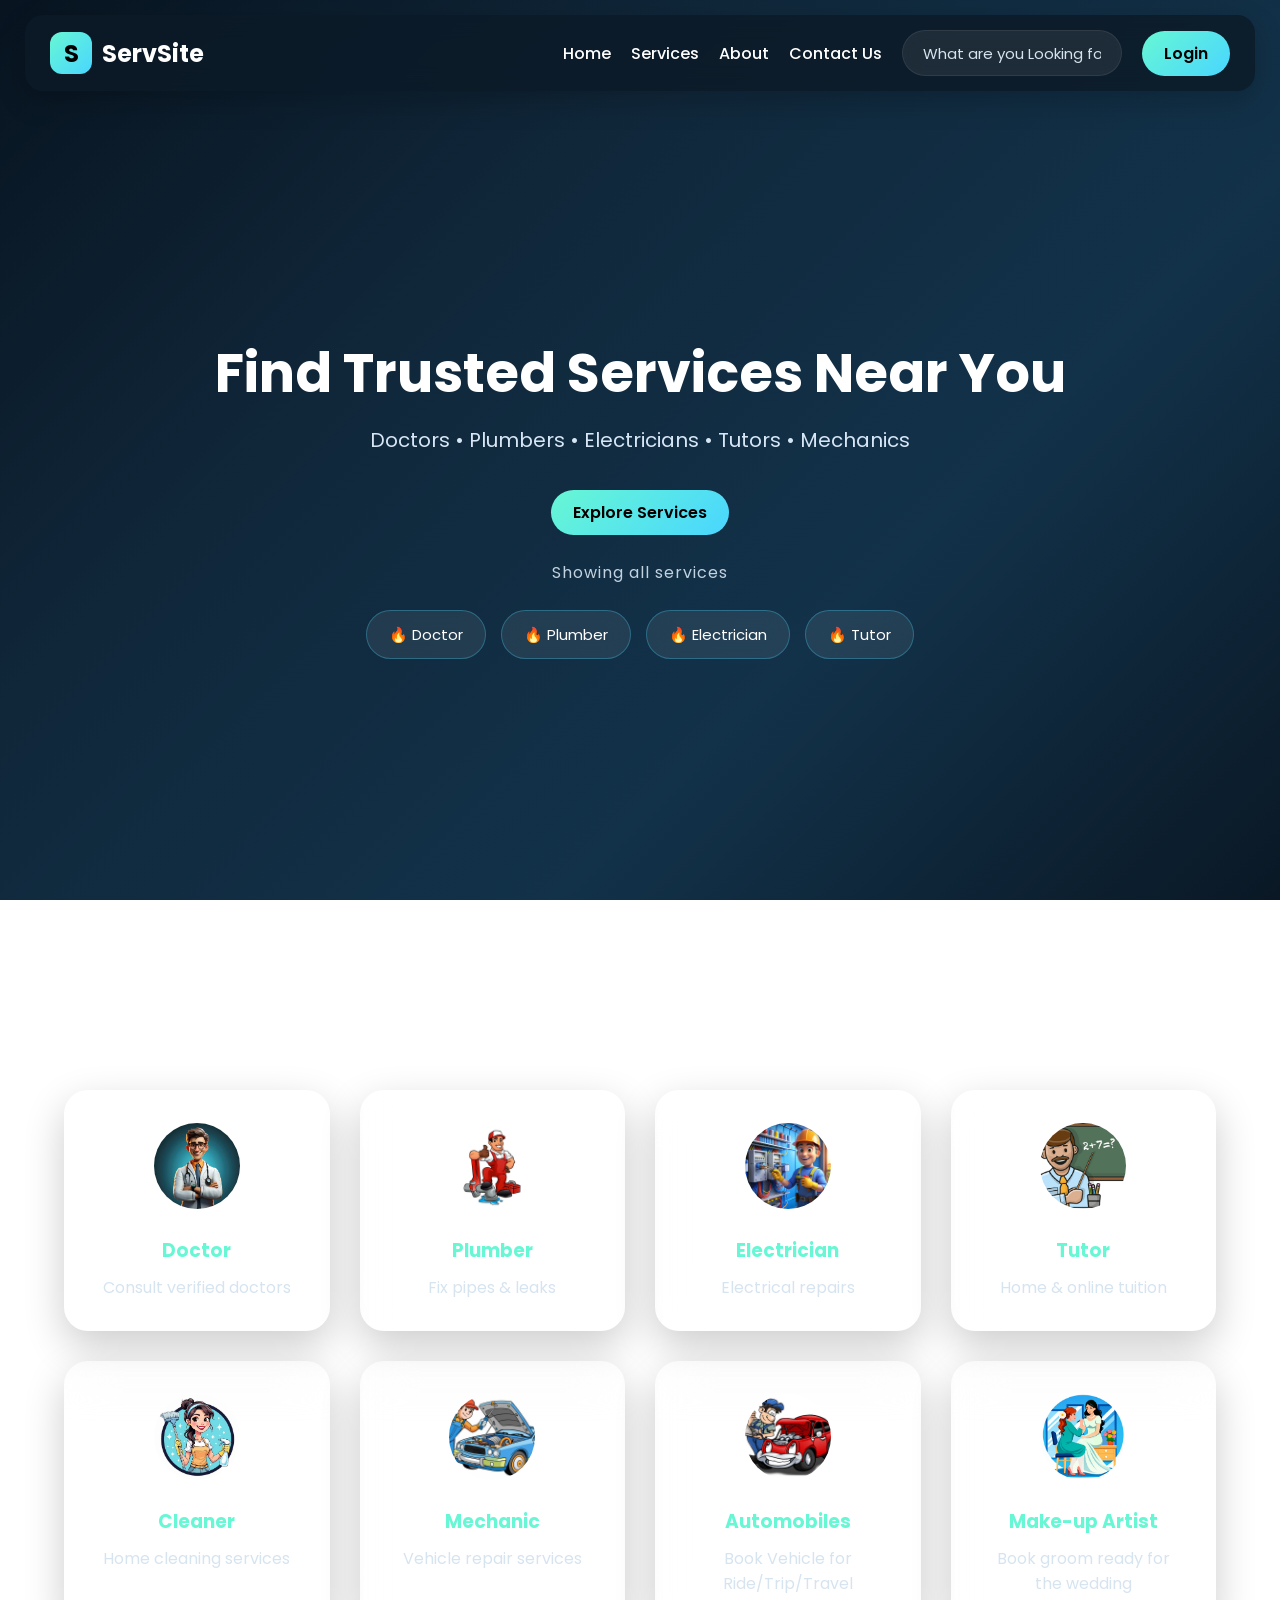
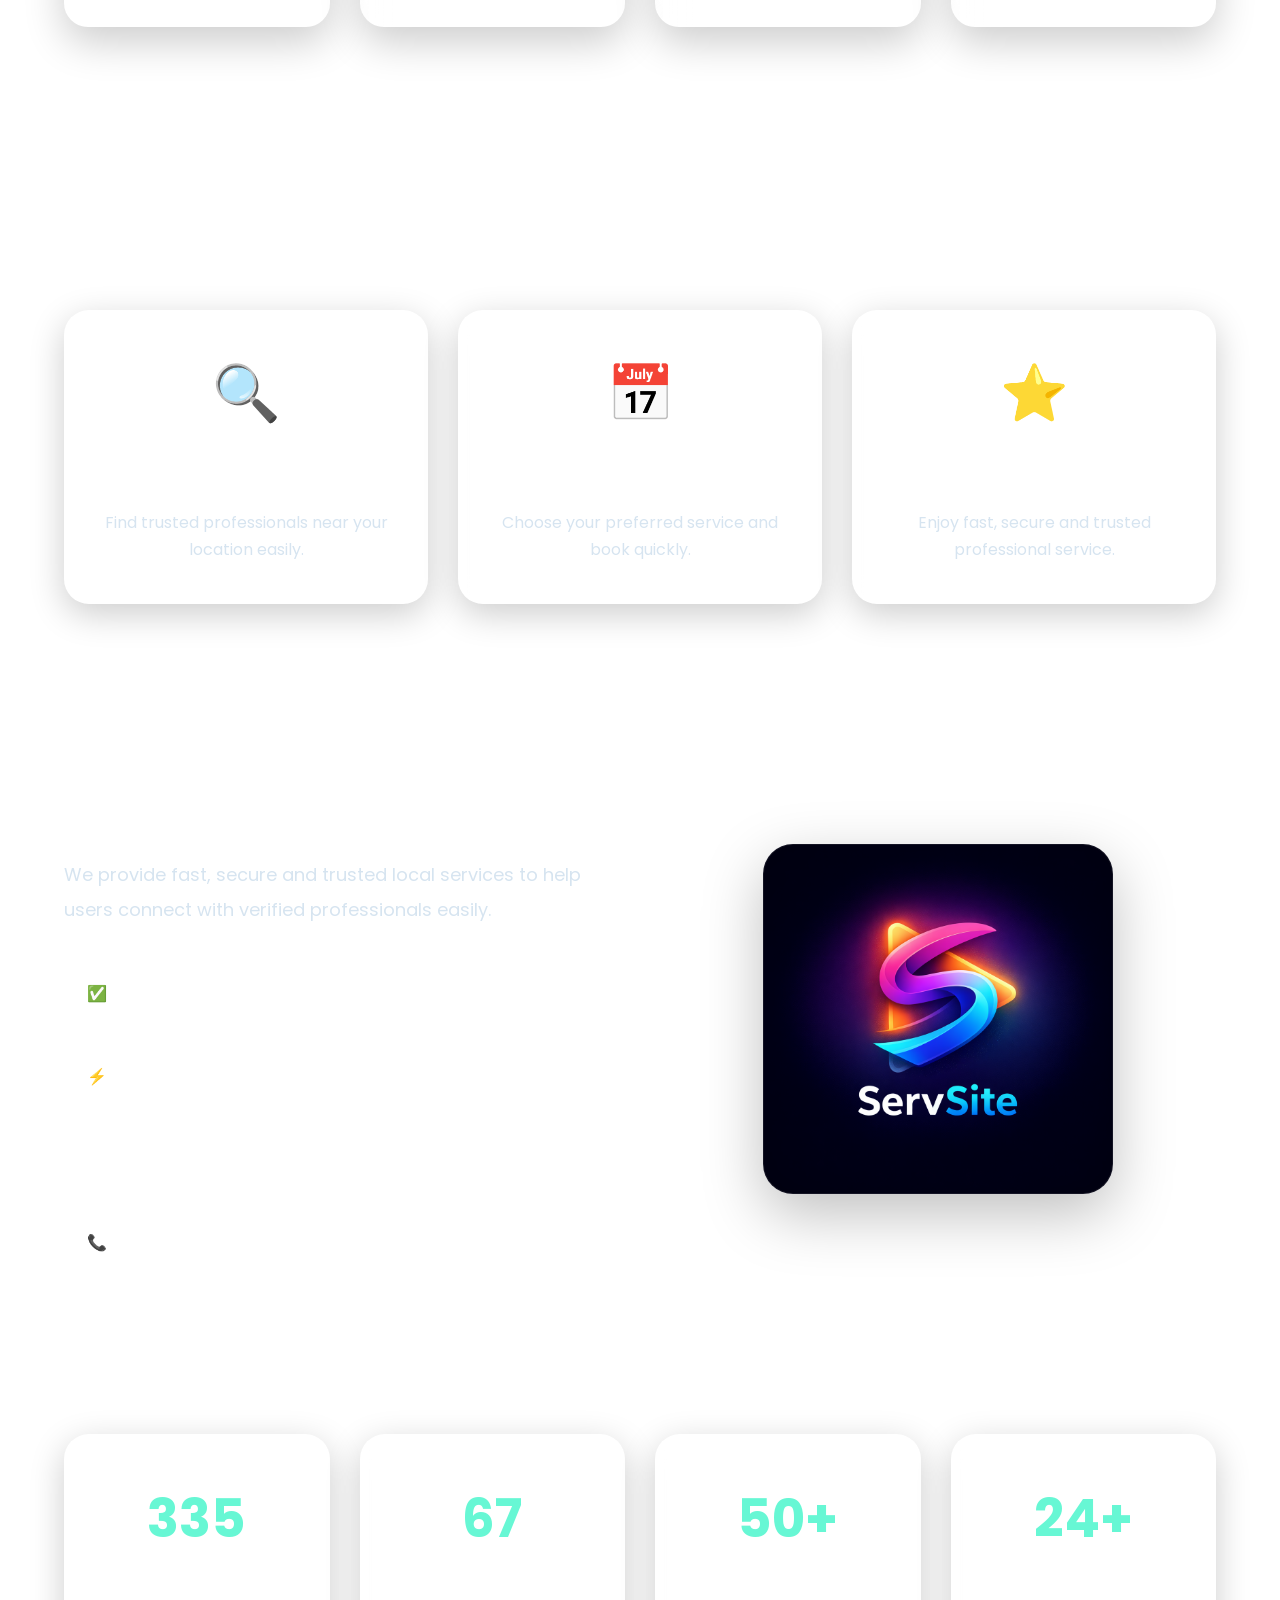
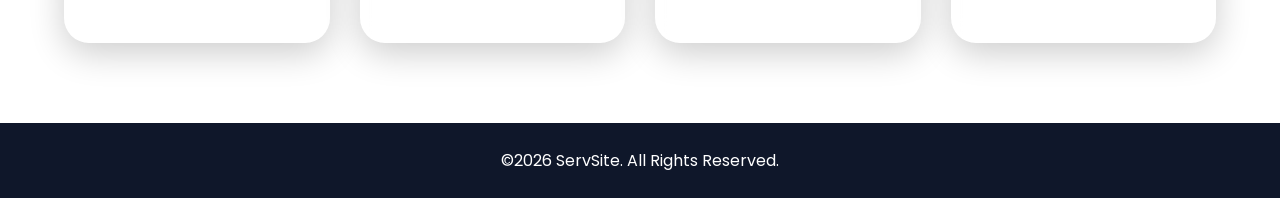
<file: index.html>
<!doctype html>
<html lang="en">
  <head>
    <meta charset="UTF-8" />
    <title>ServSite | Service and WebSite</title>
    <meta name="viewport" content="width=device-width, initial-scale=1.0" />
    <link
      href="https://fonts.googleapis.com/css2?family=Poppins:wght=300;400;600;700&display=swap"
      rel="stylesheet"
    />
    <link
      rel="stylesheet"
      href="https://cdnjs.cloudflare.com/ajax/libs/font-awesome/6.5.1/css/all.min.css"
    />
    <link rel="stylesheet" href="style.css" />
    
    <!-- show the image/logo in browser tab  -->
    <link rel="shortcut icon" href="../images/TransparentLogo.png" type="image/x-icon">
  </head>
  <body>
    <header class="header">
      <nav class="navbar">
        <a href="index.html" class="logo">
          <span class="logo-icon">S</span>
          <span>ServSite</span>
        </a>

        <ul class="nav-links" id="navLinks">
          <li><a href="index.html">Home</a></li>
          <li><a href="#services">Services</a></li>
          <li><a href="about.html">About</a></li>
          <li><a href="#">Contact Us</a></li>

          <li class="mobile-login">
            <a target="_blank" href="login.html" class="btn">Login</a>
          </li>
        </ul>

        <div class="search-container" id="searchContainer">
          <div class="mobile-search" id="mobileSearch">
            <i class="fa-solid fa-magnifying-glass"></i>
          </div>

          <div class="search-box" id="searchBox">
            <input
              type="text"
              id="searchInput"
              placeholder="What are you Looking for..."
            />
            <button id="searchBtn" style="display: none"></button>
            <div class="search-results" id="searchResults"></div>
          </div>
        </div>

        <div class="hamburger" id="hamburger">
          <span></span>
          <span></span>
          <span></span>
        </div>

        <a target="_blank" href="login.html" class="btn desktop-btn">Login</a>
      </nav>
    </header>

    <section id="home" class="hero">
      <div class="hero-content">
        <h1>Find Trusted Services Near You</h1>
        <p>Doctors • Plumbers • Electricians • Tutors • Mechanics</p>
        <a href="#services" class="btn">Explore Services</a>

        <div class="search-status" id="searchStatus">Showing all services</div>
        <div class="service-list" id="serviceList"></div>
      </div>
    </section>

    <section id="services" class="services">
      <h2>Our Services</h2>
      <div class="service-grid">
        <div class="service-card" data-service="doctor">
          <img src="doctor.jpeg" alt="Doctor" />
          <h3>Doctor</h3>
          <p>Consult verified doctors</p>
        </div>
        <div class="service-card" data-service="plumber">
          <img src="plumber.jpeg" alt="Plumber" />
          <h3>Plumber</h3>
          <p>Fix pipes & leaks</p>
        </div>
        <div class="service-card" data-service="electrician">
          <img src="electrician.jpeg" alt="Electrician" />
          <h3>Electrician</h3>
          <p>Electrical repairs</p>
        </div>
        <div class="service-card" data-service="tutor">
          <img src="teacher.jpeg" alt="Tutor" />
          <h3>Tutor</h3>
          <p>Home & online tuition</p>
        </div>
        <div class="service-card" data-service="cleaner">
          <img src="homecleaner.jpeg" alt="Cleaner" />
          <h3>Cleaner</h3>
          <p>Home cleaning services</p>
        </div>
        <div class="service-card" data-service="machanic">
          <img src="machanic.jpeg" alt="Mechanic" />
          <h3>Mechanic</h3>
          <p>Vehicle repair services</p>
        </div>
        <div class="service-card" data-service="automobile">
          <img src="automobile.jpeg" alt="Automobile" />
          <h3>Automobiles</h3>
          <p>Book Vehicle for Ride/Trip/Travel</p>
        </div>
        <div class="service-card" data-service="beautypalour">
          <img src="beautician.jpeg" alt="beautician" />
          <h3>Make-up Artist</h3>
          <p>Book groom ready for the wedding</p>
        </div>
      </div>
    </section>

    <section class="how-it-works">
      <h2>How It Works</h2>
      <div class="work-container">
        <div class="work-card">
          <div class="work-icon">🔍</div>
          <h3>Search Service</h3>
          <p>Find trusted professionals near your location easily.</p>
        </div>
        <div class="work-card">
          <div class="work-icon">📅</div>
          <h3>Book Instantly</h3>
          <p>Choose your preferred service and book quickly.</p>
        </div>
        <div class="work-card">
          <div class="work-icon">⭐</div>
          <h3>Get Quality Work</h3>
          <p>Enjoy fast, secure and trusted professional service.</p>
        </div>
      </div>
    </section>

    <section class="why-choose">
      <div class="choose-content">
        <div class="choose-text">
          <h2>Why Choose ServSite?</h2>
          <p>
            We provide fast, secure and trusted local services to help users
            connect with verified professionals easily.
          </p>
          <div class="choose-features">
            <div class="feature-item">✅ Verified Service Providers</div>
            <div class="feature-item">⚡ Fast & Easy Booking</div>
            <div class="feature-item">🛡 Secure & Trusted Platform</div>
            <div class="feature-item">📞 24/7 Customer Support</div>
          </div>
        </div>
        <div class="choose-image">
          <div class="image-box"><span></span></div>
        </div>
      </div>
    </section>

    <section class="stats-section">
      <div class="stats-container">
        <div class="stat-card">
          <h2 class="counter" data-target="500">0</h2>
          <p>Happy Users</p>
        </div>
        <div class="stat-card">
          <h2 class="counter" data-target="120">0</h2>
          <p>Service Providers</p>
        </div>
        <div class="stat-card">
          <h2 class="counter" data-target="50">0</h2>
          <p>Available Services</p>
        </div>
        <div class="stat-card">
          <h2 class="counter" data-target="24">0</h2>
          <p>24/7 Support</p>
        </div>
      </div>
    </section>

    <footer class="footer">
      <p>©2026 ServSite. All Rights Reserved.</p>
    </footer>

    <div class="booking-modal" id="bookingModal">
      <div class="booking-box">
        <span class="close-modal" id="closeModal">✖</span>
        <h2 id="bookingTitle">Book Service</h2>
        <form id="bookingForm">
          <div class="input-group">
            <input type="text" id="bookingName" placeholder=" " required />
            <label for="bookingName">Enter Your Name</label>
          </div>
          <div class="input-group">
            <input
              type="tel"
              id="bookingPhone"
              inputmode="numeric"
              pattern="[0-9]{10}"
              maxlength="10"
              placeholder=" "
              required
            />
            <label for="bookingPhone">Enter Mobile Number</label>
          </div>
          <div class="location-group">
            <div class="input-group" style="flex: 1; margin-bottom: 0">
              <input type="text" id="userLocation" placeholder=" " required />
              <label for="userLocation">Your Location</label>
            </div>
            <button
              type="button"
              id="gpsBtn"
              class="gps-btn"
              title="Use Current Location"
            >
              <i class="fa-solid fa-location-dot"></i>
            </button>
          </div>
          <div class="input-group">
            <textarea
              id="problemDesc"
              rows="3"
              placeholder=" "
              required
            ></textarea>
            <label for="problemDesc">Describe your problem...</label>
          </div>
          <button type="submit" class="btn submit-btn">Confirm Booking</button>
        </form>
      </div>
    </div>

    <script src="script.js"></script>
  </body>
</html>
</file>
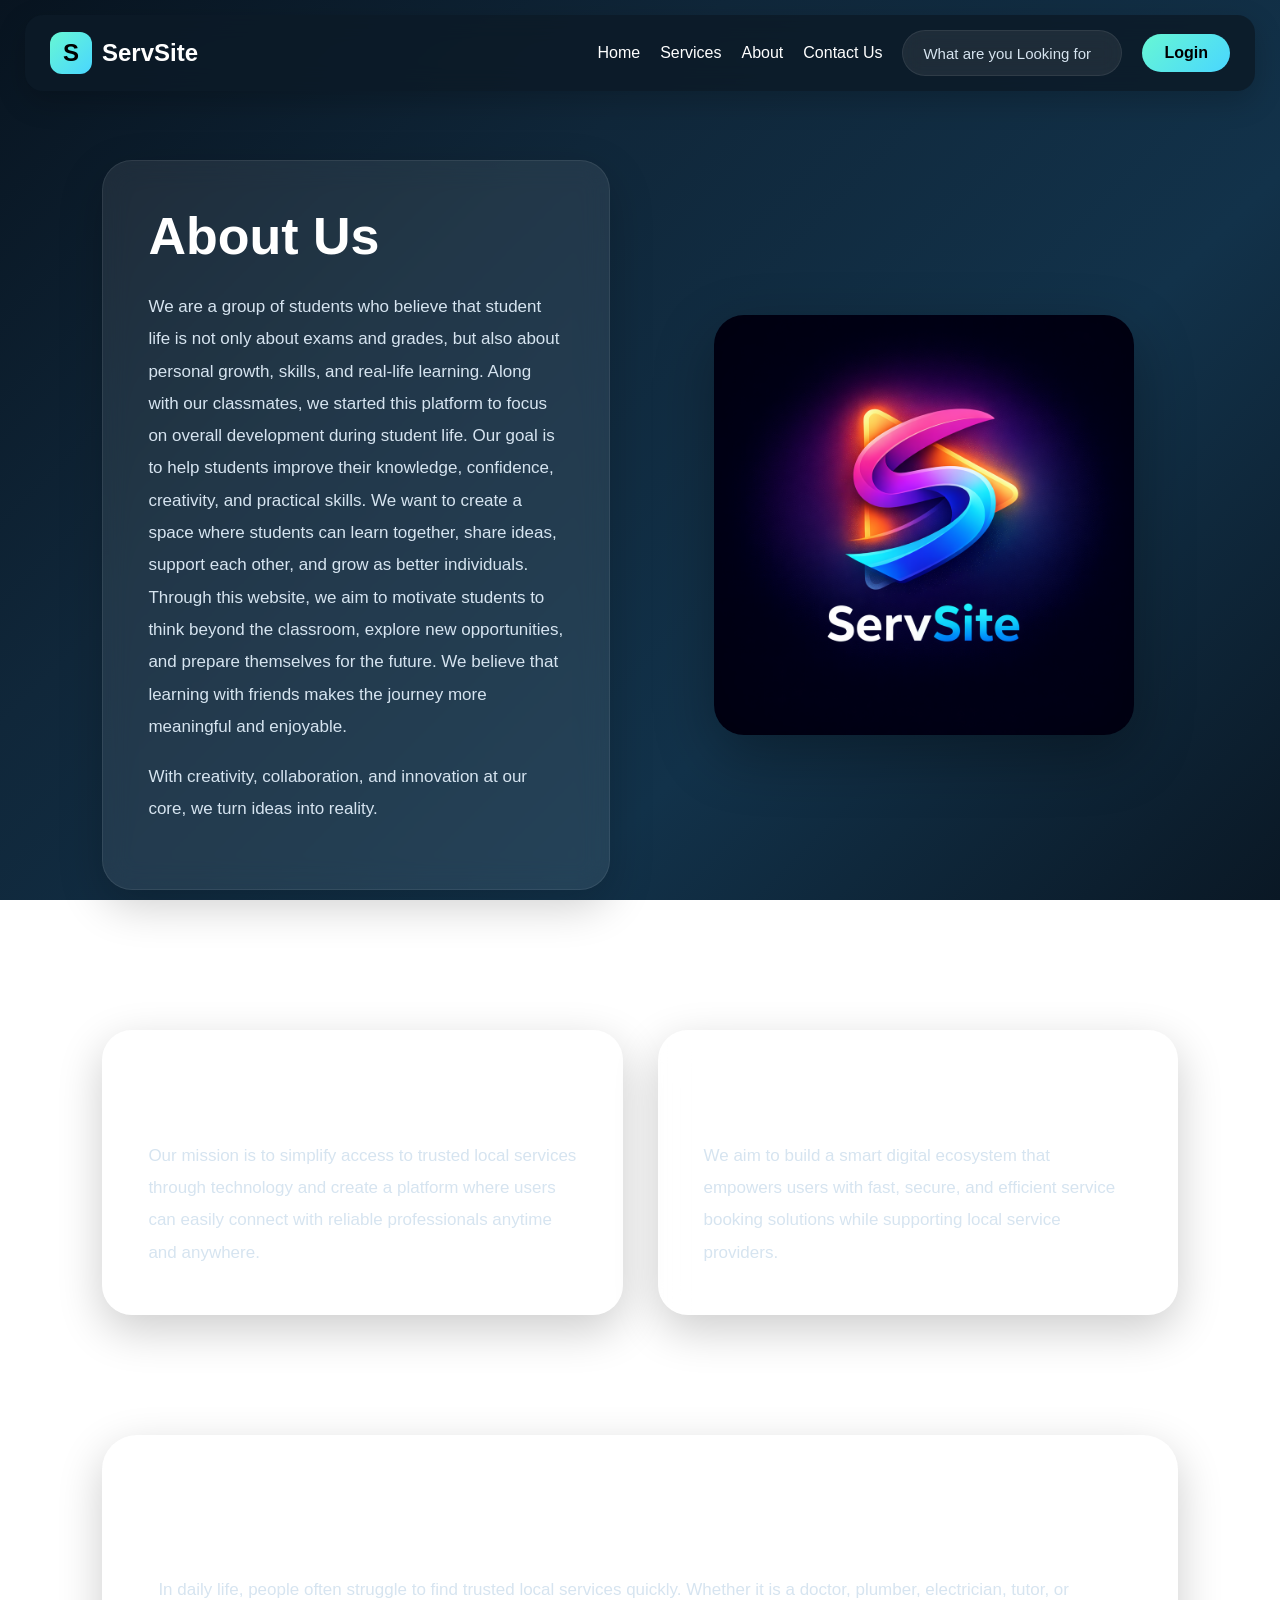
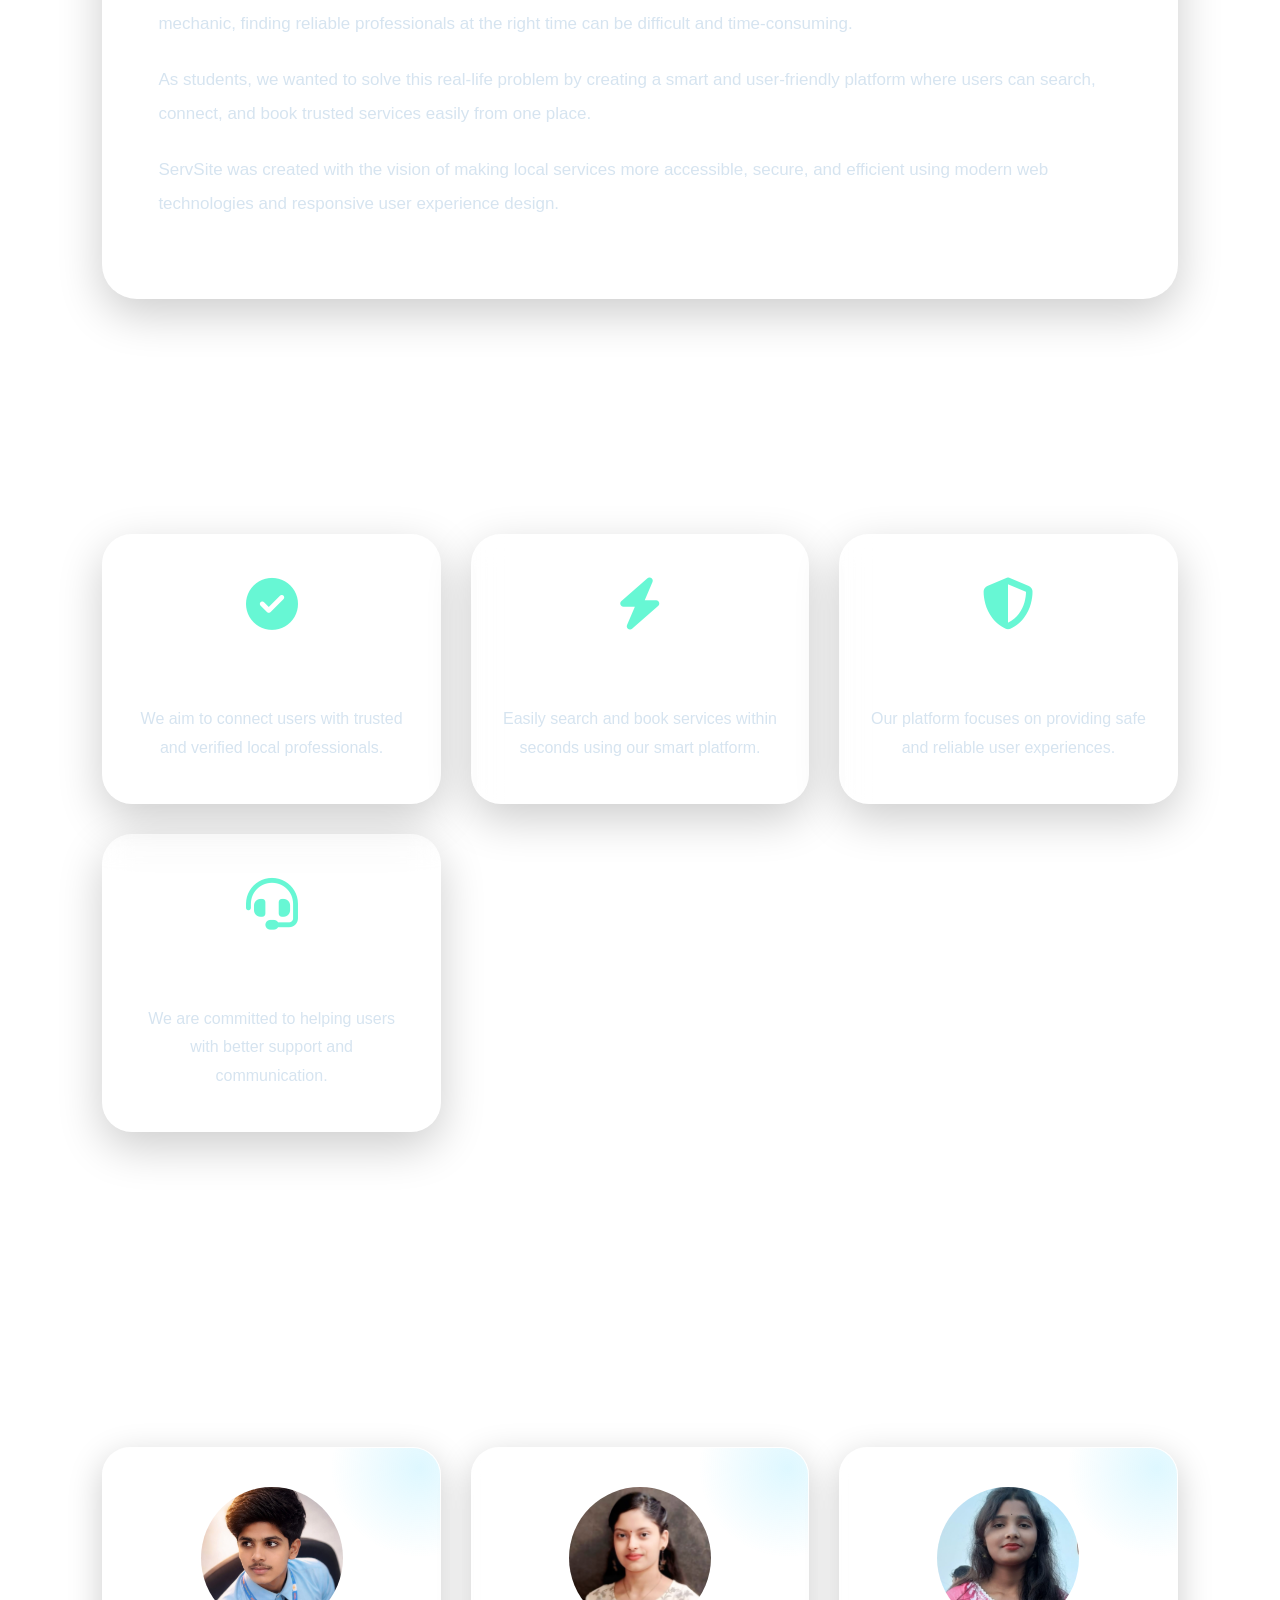
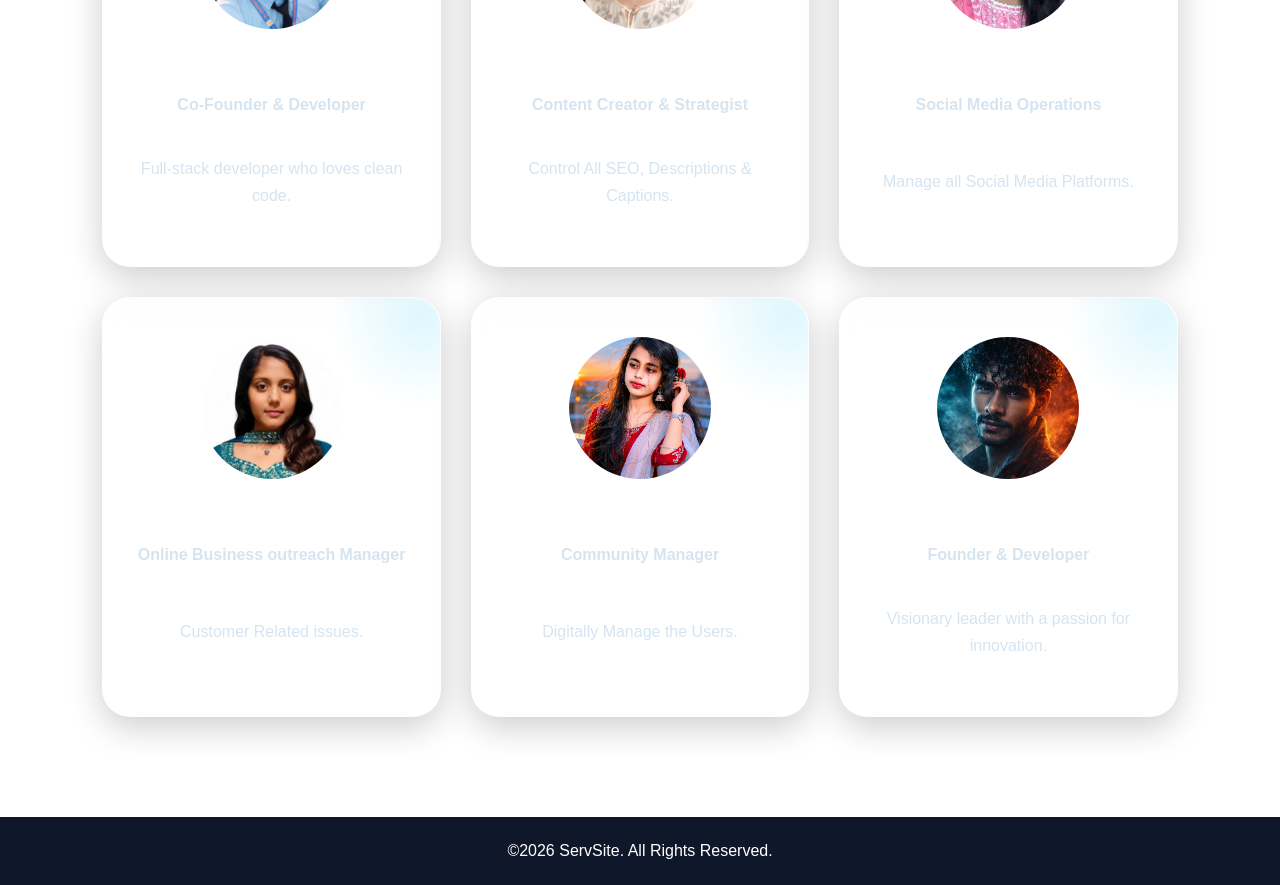
<file: about.html>
<!doctype html>
<html lang="en">
  <head>
    <meta charset="UTF-8" />
    <meta name="viewport" content="width=device-width, initial-scale=1.0" />
    <title>About Us</title>
    <link
      rel="stylesheet"
      href="https://cdnjs.cloudflare.com/ajax/libs/font-awesome/6.5.1/css/all.min.css"
    />
    
    <link rel="shortcut icon" href="../images/TransparentLogo.png" type="image/x-icon">
    <link rel="stylesheet" href="style.css" />
    <link rel="stylesheet" href="about.css" />
  </head>
  <body>
    <!-- ================= NAVBAR ================= -->
    <header class="header">
      <nav class="navbar">
        <!-- Logo -->
        <a href="#" class="logo">
          <span class="logo-icon">S</span>
          <span>ServSite</span>
        </a>

        <!-- Nav Links -->
        <ul class="nav-links" id="navLinks">
          <li><a href="index.html">Home</a></li>
          <li><a href="#services">Services</a></li>
          <li><a href="about.html">About</a></li>
          <li><a href="#">Contact Us</a></li>

          <!-- Mobile Login -->
          <li class="mobile-login">
            <a href="login.html" class="btn">Login</a>
          </li>
        </ul>

        <!-- SEARCH BOX -->
        <div class="search-container">
          <!-- Desktop Search -->
          <div class="search-box">
            <input
              type="text"
              id="searchInput"
              placeholder="What are you Looking for"
            />
            <div class="search-results" id="searchResults"></div>
          </div>

          <!-- Mobile Search Icon -->
          <div class="mobile-search" id="mobileSearch">
            <i class="fa-solid fa-magnifying-glass"></i>
          </div>
        </div>
        <!-- Login Button -->
        <a href="login.html" class="btn desktop-btn"> Login </a>

        <!-- Hamburger -->
        <div class="hamburger" id="hamburger">
          <span></span>
          <span></span>
          <span></span>
        </div>
      </nav>
    </header>

    <!-- About Section -->
    <section class="about">
      <div class="about-container">
        <div class="about-text">
          <h1>About Us</h1>
          <p>
            We are a group of students who believe that student life is not only
            about exams and grades, but also about personal growth, skills, and
            real-life learning. Along with our classmates, we started this
            platform to focus on overall development during student life. Our
            goal is to help students improve their knowledge, confidence,
            creativity, and practical skills. We want to create a space where
            students can learn together, share ideas, support each other, and
            grow as better individuals. Through this website, we aim to motivate
            students to think beyond the classroom, explore new opportunities,
            and prepare themselves for the future. We believe that learning with
            friends makes the journey more meaningful and enjoyable.
          </p>
          <p>
            With creativity, collaboration, and innovation at our core, we turn
            ideas into reality.
          </p>
        </div>

        <div class="about-image">
          <img src="logo.png" alt="About our company" />
        </div>
      </div>
    </section>

    <!-- ================= OUR MISSION ================= -->
    <section class="mission">
      <div class="mission-container">
        <div class="mission-card">
          <h2>Our Mission</h2>
          <p>
            Our mission is to simplify access to trusted local services through
            technology and create a platform where users can easily connect with
            reliable professionals anytime and anywhere.
          </p>
        </div>

        <div class="mission-card">
          <h2>Our Vision</h2>
          <p>
            We aim to build a smart digital ecosystem that empowers users with
            fast, secure, and efficient service booking solutions while
            supporting local service providers.
          </p>
        </div>
      </div>
    </section>

    <!-- ================= WHY WE BUILT THIS PROJECT ================= -->

    <section class="project-story">
      <div class="story-container">
        <div class="story-content">
          <h2>Why We Built ServSite?</h2>

          <p>
            In daily life, people often struggle to find trusted local services
            quickly. Whether it is a doctor, plumber, electrician, tutor, or
            mechanic, finding reliable professionals at the right time can be
            difficult and time-consuming.
          </p>

          <p>
            As students, we wanted to solve this real-life problem by creating a
            smart and user-friendly platform where users can search, connect,
            and book trusted services easily from one place.
          </p>

          <p>
            ServSite was created with the vision of making local services more
            accessible, secure, and efficient using modern web technologies and
            responsive user experience design.
          </p>
        </div>
      </div>
    </section>

    <!-- ================= TRUST PROMISE ================= -->
<section class="trust-section">
    <h2>
        Why Users Trust ServSite
    </h2>
    <div class="trust-container">
        <!-- CARD -->
        <div class="trust-card">
            <div class="trust-icon">
              <i class="fa-solid fa-circle-check"></i>
            </div>
            <h3>
                Verified Services
            </h3>
            <p>
                We aim to connect users
                with trusted and verified
                local professionals.
            </p>
        </div>
        <!-- CARD -->
        <div class="trust-card">
            <div class="trust-icon">
              <i class="fa-solid fa-bolt"></i>
            </div>
            <h3>
                Fast Booking
            </h3>
            <p>
                Easily search and book
                services within seconds
                using our smart platform.
            </p>
        </div>
        <!-- CARD -->
        <div class="trust-card">
            <div class="trust-icon">
              <i class="fa-solid fa-shield-halved"></i>
            </div>
            <h3>
                Secure Experience
            </h3>
            <p>
                Our platform focuses on
                providing safe and reliable
                user experiences.
            </p>
        </div>

        <!-- CARD -->
        <div class="trust-card">
            <div class="trust-icon">
              <i class="fa-solid fa-headset"></i>
            </div>
            <h3>
                User Support
            </h3>

            <p>
                We are committed to helping
                users with better support
                and communication.
            </p>
        </div>
    </div>
</section>

    <!-- Team Section -->
    <section class="team">
      <h2>Meet Our Team</h2>
      <div class="team-container">

        <a href="subham.html" class="team-link">
          <div class="team-member" >
            <img src="subham_img.jpg" alt="subham" />
            <h3>Subham Saurabh</h3>
            <p class="role">Co-Founder & Developer</p>
            <p>Full-stack developer who loves clean code.</p>
          </div>
        </a>

        <!-- <div class="team-member">
                <img src="krishna.jpeg" alt="Team Member 3">
                <h3>Krishna Pandey</h3>
                <p class="role">UI/UX Designer</p>
                <p>Creative designer focused on user experience.</p>
        </div> -->

        <a href="astuti.html" class="team-link">
          <div class="team-member" >
            <img src="ASTUTI_IMG.jpeg" alt="astuti" />
            <h3>Astuti Thakur</h3>
            <p class="role">Content Creator & Strategist</p>
            <p>Control All SEO, Descriptions & Captions.</p>
          </div>
        </a>

        <a href="tannu.html" class="team-link">
          <div class="team-member" >
            <img src="tannu_imgg.jpg" alt="tannu" />
            <h3>Tannu Priya</h3>
            <p class="role">Social Media Operations</p>
            <p>Manage all Social Media Platforms.</p>
          </div>
        </a>
        
        <a href="nidhi.html" class="team-link">
          <div class="team-member">
            <img src="NIDHI IMAGE.jpeg" alt="nidhi" />
            <h3>Nidhi Kiran</h3>
            <p class="role">Online Business outreach Manager</p>
            <p>Customer Related issues.</p>
          </div>
        </a>
        
        <a href="suhani.html" class="team-link">
          <div class="team-member" >
            <img src="suhani.png" alt="suhani" />
            <h3>Suhani Gunja</h3>
            <p class="role">Community Manager</p>
            <p>Digitally Manage the Users.</p>
          </div>
        </a>
        
        <a href="ram.html" class="team-link">
          <div class="team-member">
            <img src="ramupload.jpg" alt="Ram Kumar">
            <h3> Ram Kumar</h3>
            <p class="role">Founder & Developer</p>
            <p>Visionary leader with a passion for innovation.</p>
          </div>
        </a>
    
    </section>

    <!-- ================= FOOTER ================= -->
    <footer class="footer">
      <p>©2026 ServSite. All Rights Reserved.</p>
    </footer>
    <script src="script.js"></script>
  </body>
</html>
</file>
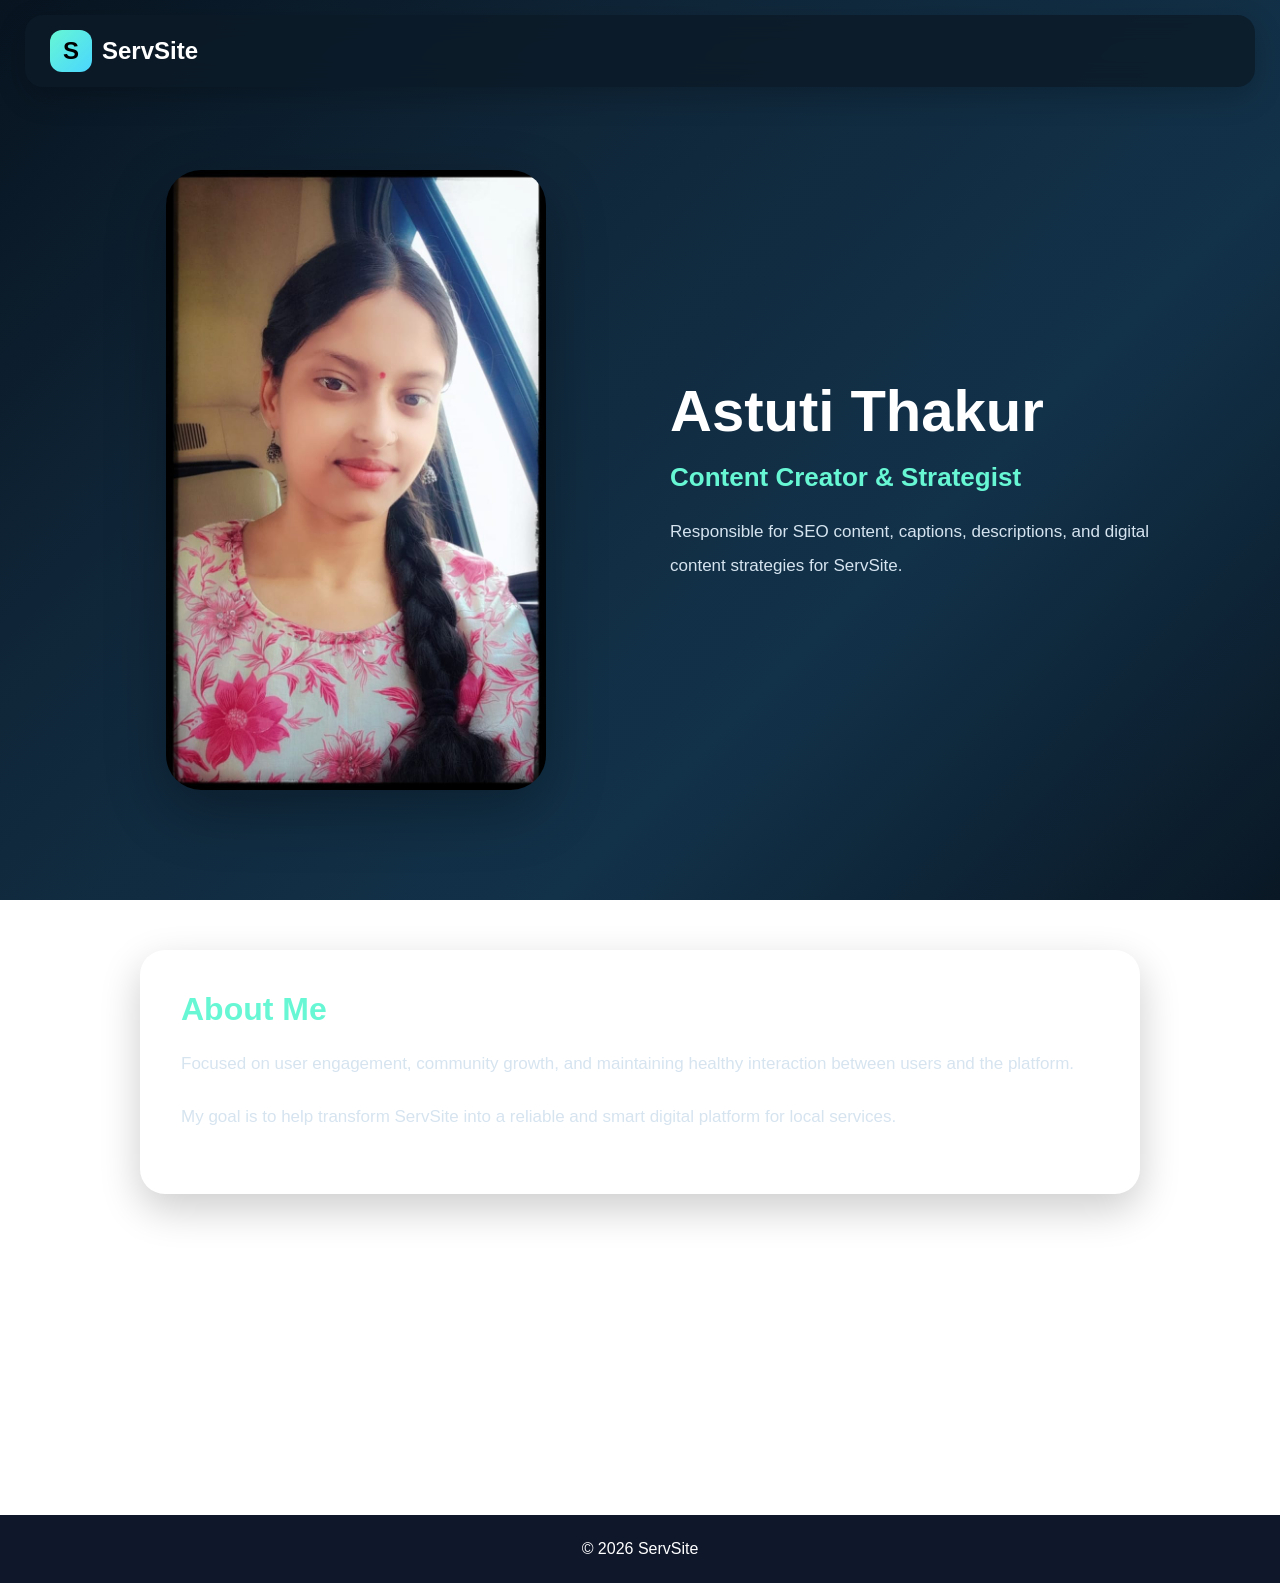
<file: astuti.html>
<!doctype html>

<html lang="en">
  <head>
    <meta charset="UTF-8" />

    <meta name="viewport" content="width=device-width, initial-scale=1.0" />

    <title>Astuti Thakur | ServSite</title>

    <link rel="stylesheet" href="style.css" />
    <link rel="stylesheet" href="member.css" />
  </head>

  <body>
    <header class="header">
      <nav class="navbar">
        <a href="#" class="logo">
          <span class="logo-icon">S</span>
          <span>ServSite</span>
        </a>
      </nav>
    </header>

    <section class="member-hero">
      <div class="member-container">
        <div class="member-image">
          <img src="astuti.jpeg" alt="astuti" />
        </div>

        <div class="member-content">
          <h1>Astuti Thakur</h1>

          <h3>Content Creator & Strategist</h3>

          <p>
            Responsible for SEO content, captions, descriptions, and digital
            content strategies for ServSite.
          </p>
        </div>
      </div>
    </section>

    <section class="member-about">
      <div class="member-box">
        <h2>About Me</h2>

        <p>
          Focused on user engagement, community growth, and maintaining healthy
          interaction between users and the platform.
        </p>
        <p>
          My goal is to help transform ServSite into a reliable and smart
          digital platform for local services.
        </p>
      </div>
    </section>

    <section class="skills">
      <h2>Skills</h2>

      <div class="skill-list">
        <span>SEO</span>

        <span>Content Writing</span>

        <span>Strategy</span>

        <span>Branding</span>

        <span>Creative Thinking</span>
      </div>
    </section>

    <footer class="footer">
      <p>© 2026 ServSite</p>
    </footer>
  </body>
</html>
</file>
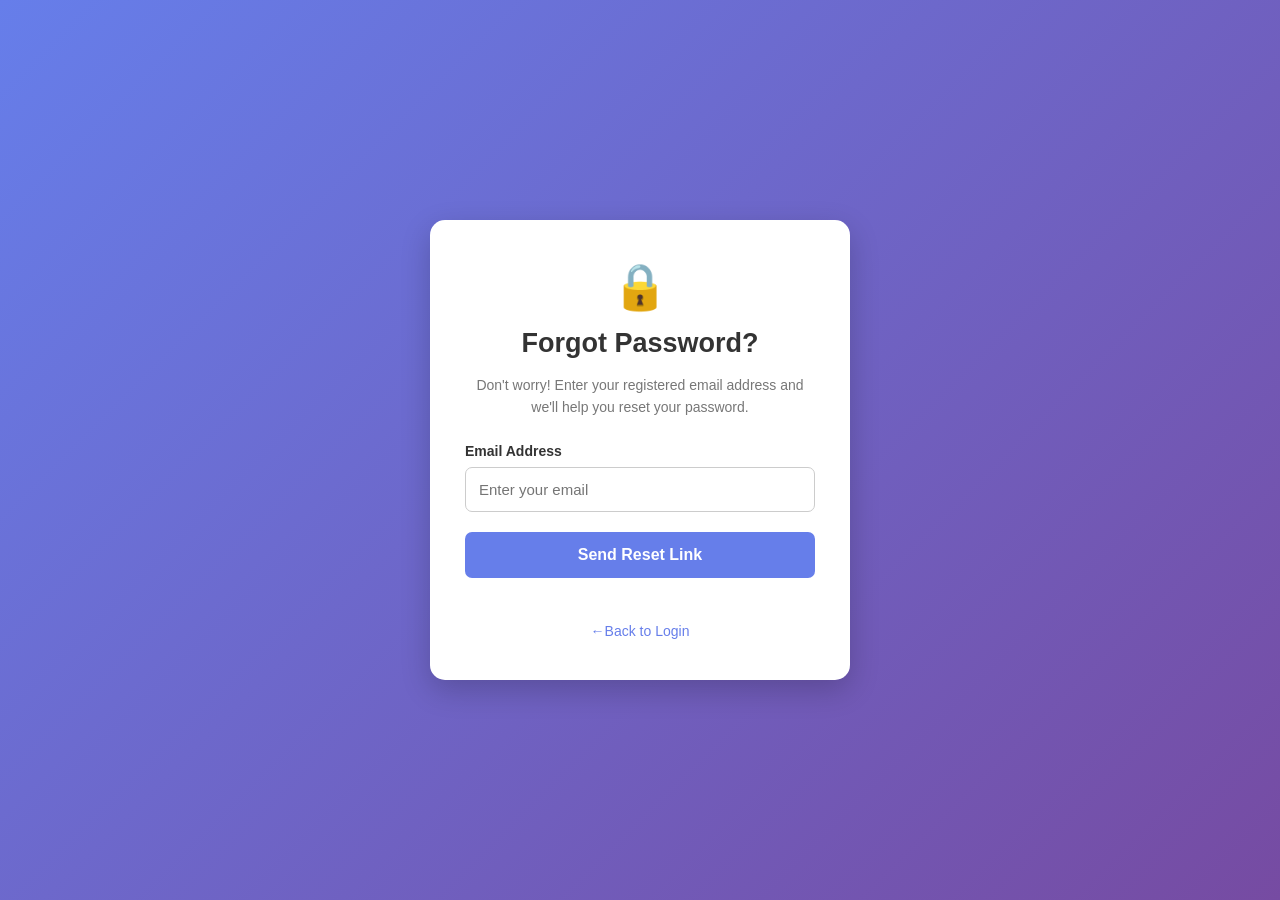
<file: forget.html>
<!DOCTYPE html>
<html lang="en">
<head>
    <meta charset="UTF-8">
    <meta name="viewport" content="width=device-width, initial-scale=1.0">
    <title>Forgot Password</title>
    <link rel="stylesheet" href="forget.css">
    <link rel="shortcut icon" href="TransparentLogo.png" type="image/x-icon">
</head>
<body>

    <div class="container">
        <div class="form-box">
            <div class="icon">🔒</div>

            <h2>Forgot Password?</h2>

            <p>
                Don't worry! Enter your registered email address
                and we'll help you reset your password.
            </p>

            <form id="forgotForm">
                <div class="input-group">
                    <label for="email">Email Address</label>
                    <input
                        type="email"
                        id="email"
                        placeholder="Enter your email"
                        required
                    >
                </div>

                <button type="submit">Send Reset Link</button>

                <p id="message"></p>
            </form>

            <a href="login.html" class="back-link">
                ←Back to Login
            </a>
        </div>
    </div>

    <script src="forget.js"></script>
</body>
</html>
</file>
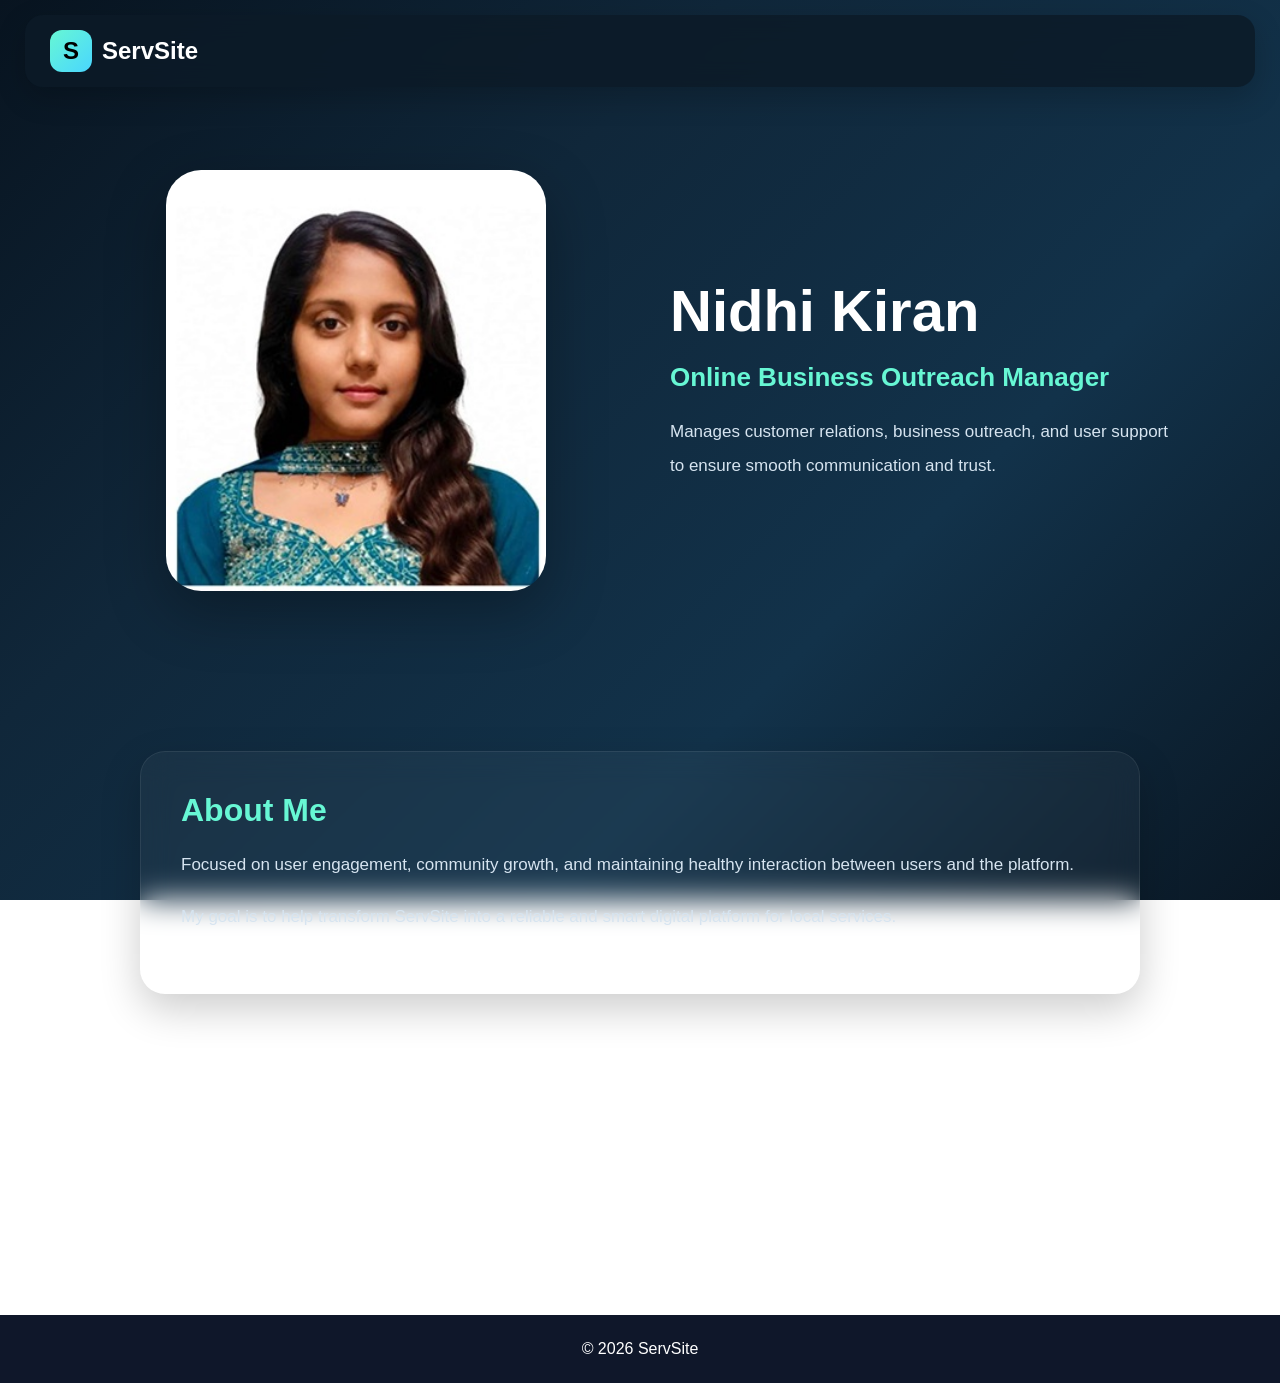
<file: nidhi.html>
<!doctype html>

<html lang="en">
  <head>
    <meta charset="UTF-8" />

    <meta name="viewport" content="width=device-width, initial-scale=1.0" />

    <title>Nidhi Kiran | ServSite</title>

    <link rel="stylesheet" href="style.css" />

    <link rel="stylesheet" href="member.css" />
  </head>

  <body>
    <header class="header">
      <nav class="navbar">
        <a href="#" class="logo">
          <span class="logo-icon">S</span>
          <span>ServSite</span>
        </a>
      </nav>
    </header>

    <section class="member-hero">
      <div class="member-container">
        <div class="member-image">
          <img src="NIDHI IMAGE.jpeg" alt="nidhi" />
        </div>

        <div class="member-content">
          <h1>Nidhi Kiran</h1>

          <h3>Online Business Outreach Manager</h3>

          <p>
            Manages customer relations, business outreach, and user support to
            ensure smooth communication and trust.
          </p>
        </div>
      </div>
    </section>

    <section class="member-about">
      <div class="member-box">
        <h2>About Me</h2>

        <p>
          Focused on user engagement, community growth, and maintaining healthy
          interaction between users and the platform.
        </p>

        <p>
          My goal is to help transform ServSite into a reliable and smart
          digital platform for local services.
        </p>
      </div>
    </section>

    <section class="skills">
      <h2>Skills</h2>

      <div class="skill-list">
        <span>Customer Support</span>

        <span>Communication</span>

        <span>Business Outreach</span>

        <span>Management</span>

        <span>Leadership</span>
      </div>
    </section>

    <footer class="footer">
      <p>© 2026 ServSite</p>
    </footer>
  </body>
</html>
</file>
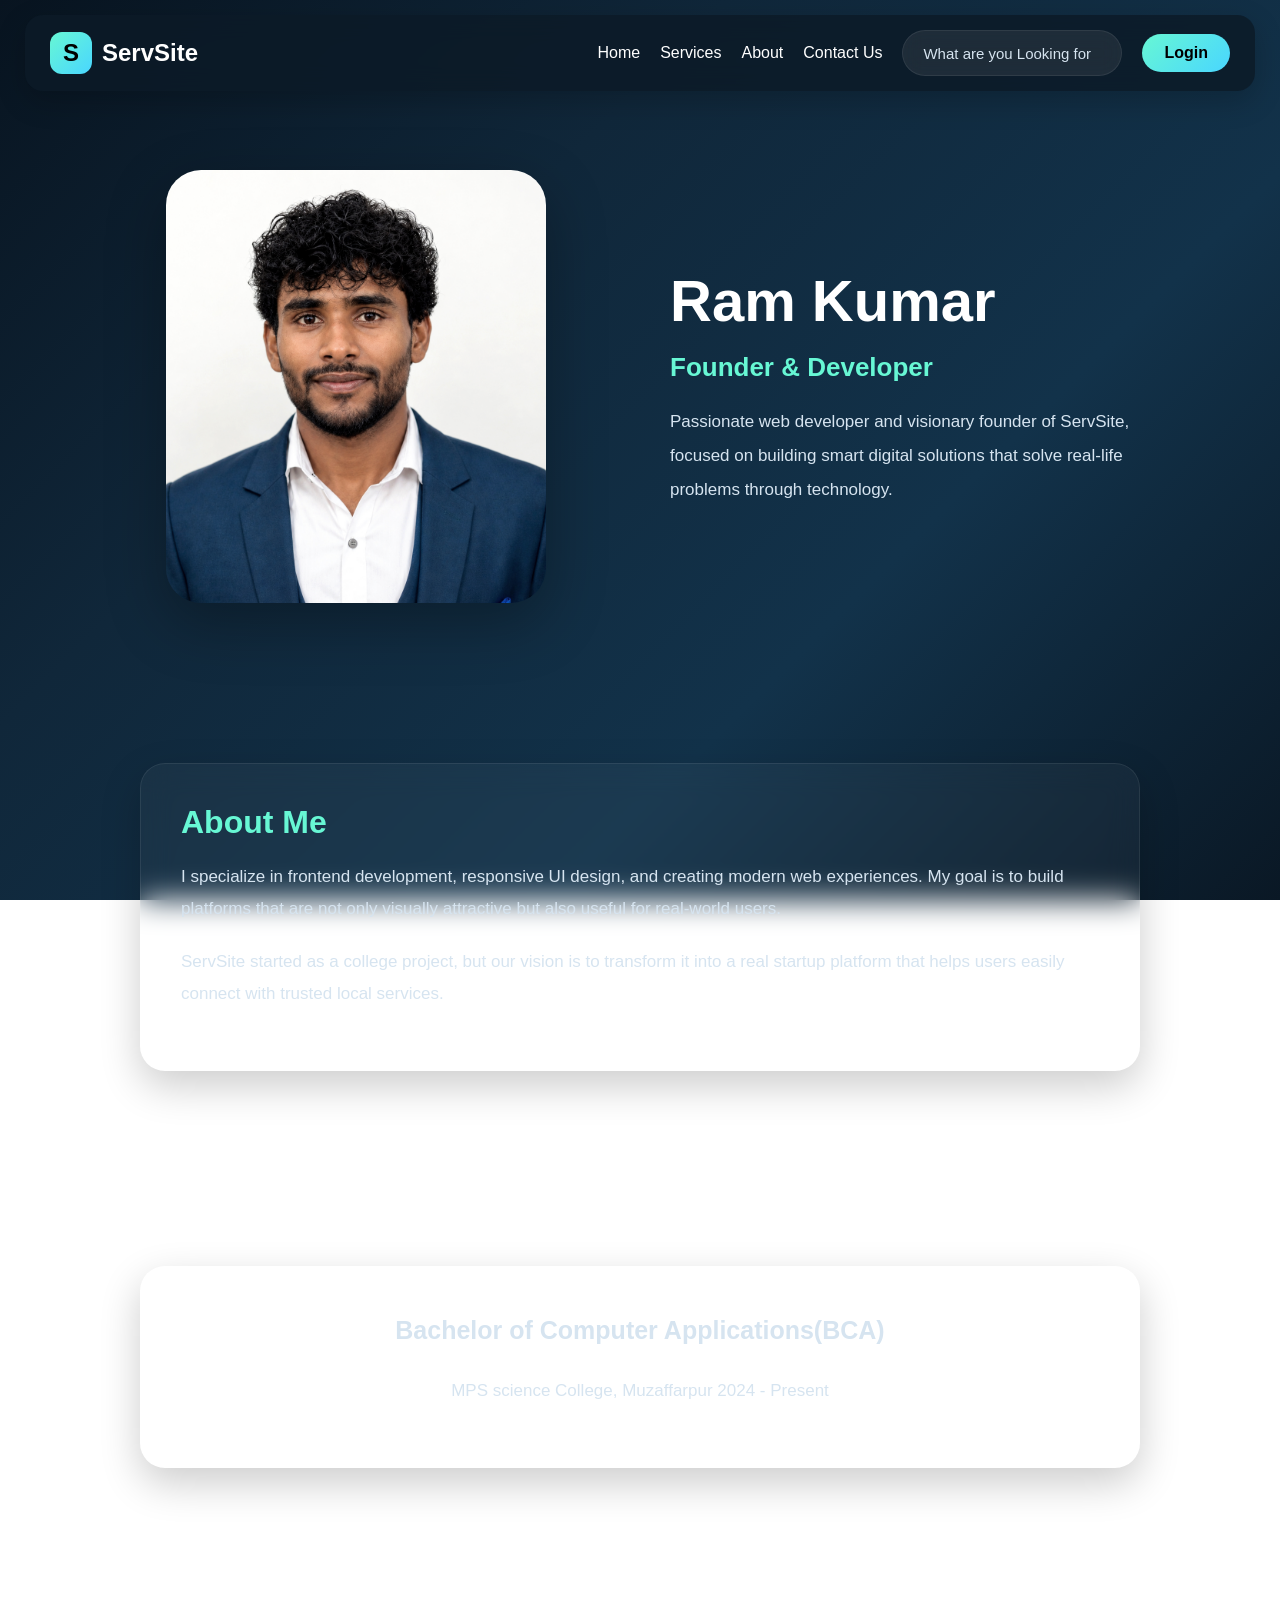
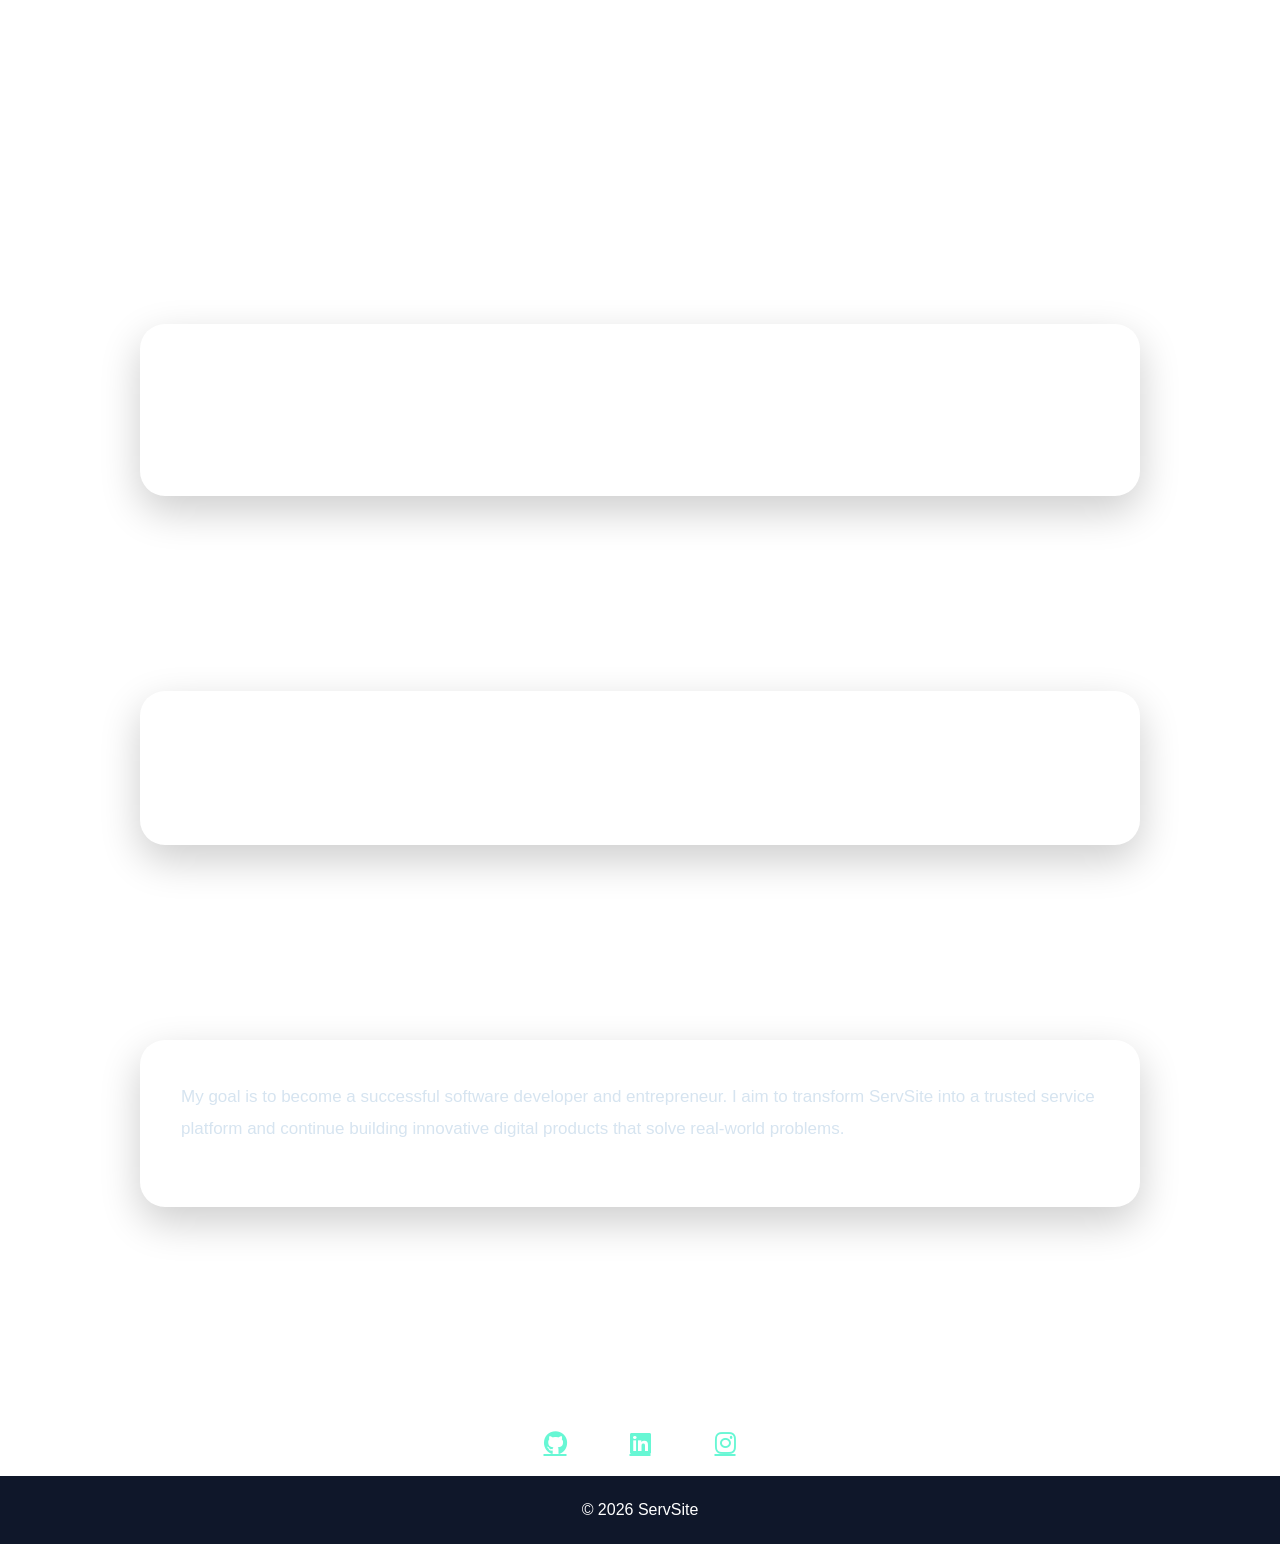
<file: ram.html>
<!doctype html>
<html lang="en">
  <head>
    <meta charset="UTF-8" />

    <meta name="viewport" content="width=device-width, initial-scale=1.0" />

    <title>Ram Kumar | ServSite</title>
    <link
      rel="stylesheet"
      href="https://cdnjs.cloudflare.com/ajax/libs/font-awesome/6.5.1/css/all.min.css"
    />
    <link rel="stylesheet" href="style.css" />
    <link rel="stylesheet" href="member.css" />
  </head>

  <body>
    <!-- ================= NAVBAR ================= -->
    <header class="header">
      <nav class="navbar">
        <!-- Logo -->
        <a href="#" class="logo">
          <span class="logo-icon">S</span>
          <span>ServSite</span>
        </a>

        <!-- Nav Links -->
        <ul class="nav-links" id="navLinks">
          <li><a href="index.html">Home</a></li>
          <li><a href="#services">Services</a></li>
          <li><a href="about.html">About</a></li>
          <li><a href="#">Contact Us</a></li>

          <!-- Mobile Login -->
          <li class="mobile-login">
            <a href="login.html" class="btn">Login</a>
          </li>
        </ul>

        <!-- SEARCH BOX -->
        <div class="search-container">
          <!-- Desktop Search -->
          <div class="search-box">
            <input
              type="text"
              id="searchInput"
              placeholder="What are you Looking for"
            />
            <div class="search-results" id="searchResults"></div>
          </div>

          <!-- Mobile Search Icon -->
          <div class="mobile-search" id="mobileSearch">
            <i class="fa-solid fa-magnifying-glass"></i>
          </div>
        </div>
        <!-- Login Button -->
        <a href="login.html" class="btn desktop-btn"> Login </a>

        <!-- Hamburger -->
        <div class="hamburger" id="hamburger">
          <span></span>
          <span></span>
          <span></span>
        </div>
      </nav>
    </header>

    <!-- ================= MEMBER HERO ================= -->
    <section class="member-hero">
      <div class="member-container">
        <div class="member-image">
          <img src="ram_image.jpeg" alt="Ram Kumar" />
        </div>

        <div class="member-content">
          <h1>Ram Kumar</h1>

          <h3>Founder & Developer</h3>

          <p>
            Passionate web developer and visionary founder of ServSite, focused
            on building smart digital solutions that solve real-life problems
            through technology.
          </p>
        </div>
      </div>
    </section>

    <!-- ================= ABOUT MEMBER ================= -->
    <section class="member-about">
      <div class="member-box">
        <h2>About Me</h2>
        <p>
          I specialize in frontend development, responsive UI design, and
          creating modern web experiences. My goal is to build platforms that
          are not only visually attractive but also useful for real-world users.
        </p>
        <p>
          ServSite started as a college project, but our vision is to transform
          it into a real startup platform that helps users easily connect with
          trusted local services.
        </p>
      </div>
    </section>

    <section class="education">
      <h2>Education</h2>
      <div class="member-box">
        <p><strong>Bachelor of Computer Applications(BCA)</strong></p>
        <p>MPS science College, Muzaffarpur 2024 - Present</p>
      </div>
    </section>

    <!-- ================= SKILLS ================= -->
    <section class="skills">
      <h2>Skills</h2>

      <div class="skill-list">
        <span>HTML</span>

        <span>CSS</span>

        <span>JavaScript</span>

        <span>Responsive Design</span>

        <span>UI/UX</span>

        <span>Problem Solving</span>
      </div>
    </section>

    <section class="role-section">
      <h2>My Role in ServSite</h2>

      <div class="member-box">
        <ul>
          <li>Frontend Development</li>
          <li>Website Design & UI Development</li>
          <li>Project Planning & Management</li>
          <li>Database Structure Planning</li>
          <li>Startup Vision & Strategy</li>
        </ul>
      </div>
    </section>

    <section class="achievements">
      <h2>Achievements</h2>

      <div class="member-box">
        <ul>
          <li>Founder of ServSite Project</li>
          <li>Developed Multiple Responsive Websites</li>
          <li>Learning Full Stack Development</li>
          <li>Participated in College Technical Projects</li>
        </ul>
      </div>
    </section>

    <section class="future-goals">
      <h2>Future Goals</h2>

      <div class="member-box">
        <p>
          My goal is to become a successful software developer and entrepreneur.
          I aim to transform ServSite into a trusted service platform and
          continue building innovative digital products that solve real-world
          problems.
        </p>
      </div>
    </section>

    <section class="learning">
      <h2>Currently Learning</h2>

      <div class="skill-list">
        <span>React</span>
        <span>Node.js</span>
        <span>MongoDB</span>
        <span>Java</span>
        <span>Git & GitHub</span>
      </div>
    </section>

    <div class="social-links">
      <a href="#"><i class="fab fa-github"></i></a>
      <a href="#"><i class="fab fa-linkedin"></i></a>
      <a href="#"><i class="fab fa-instagram"></i></a>
    </div>
    <!-- ================= FOOTER ================= -->
    <footer class="footer">
      <p>© 2026 ServSite</p>
    </footer>

    <script src="script.js"></script>
  </body>
</html>
</file>
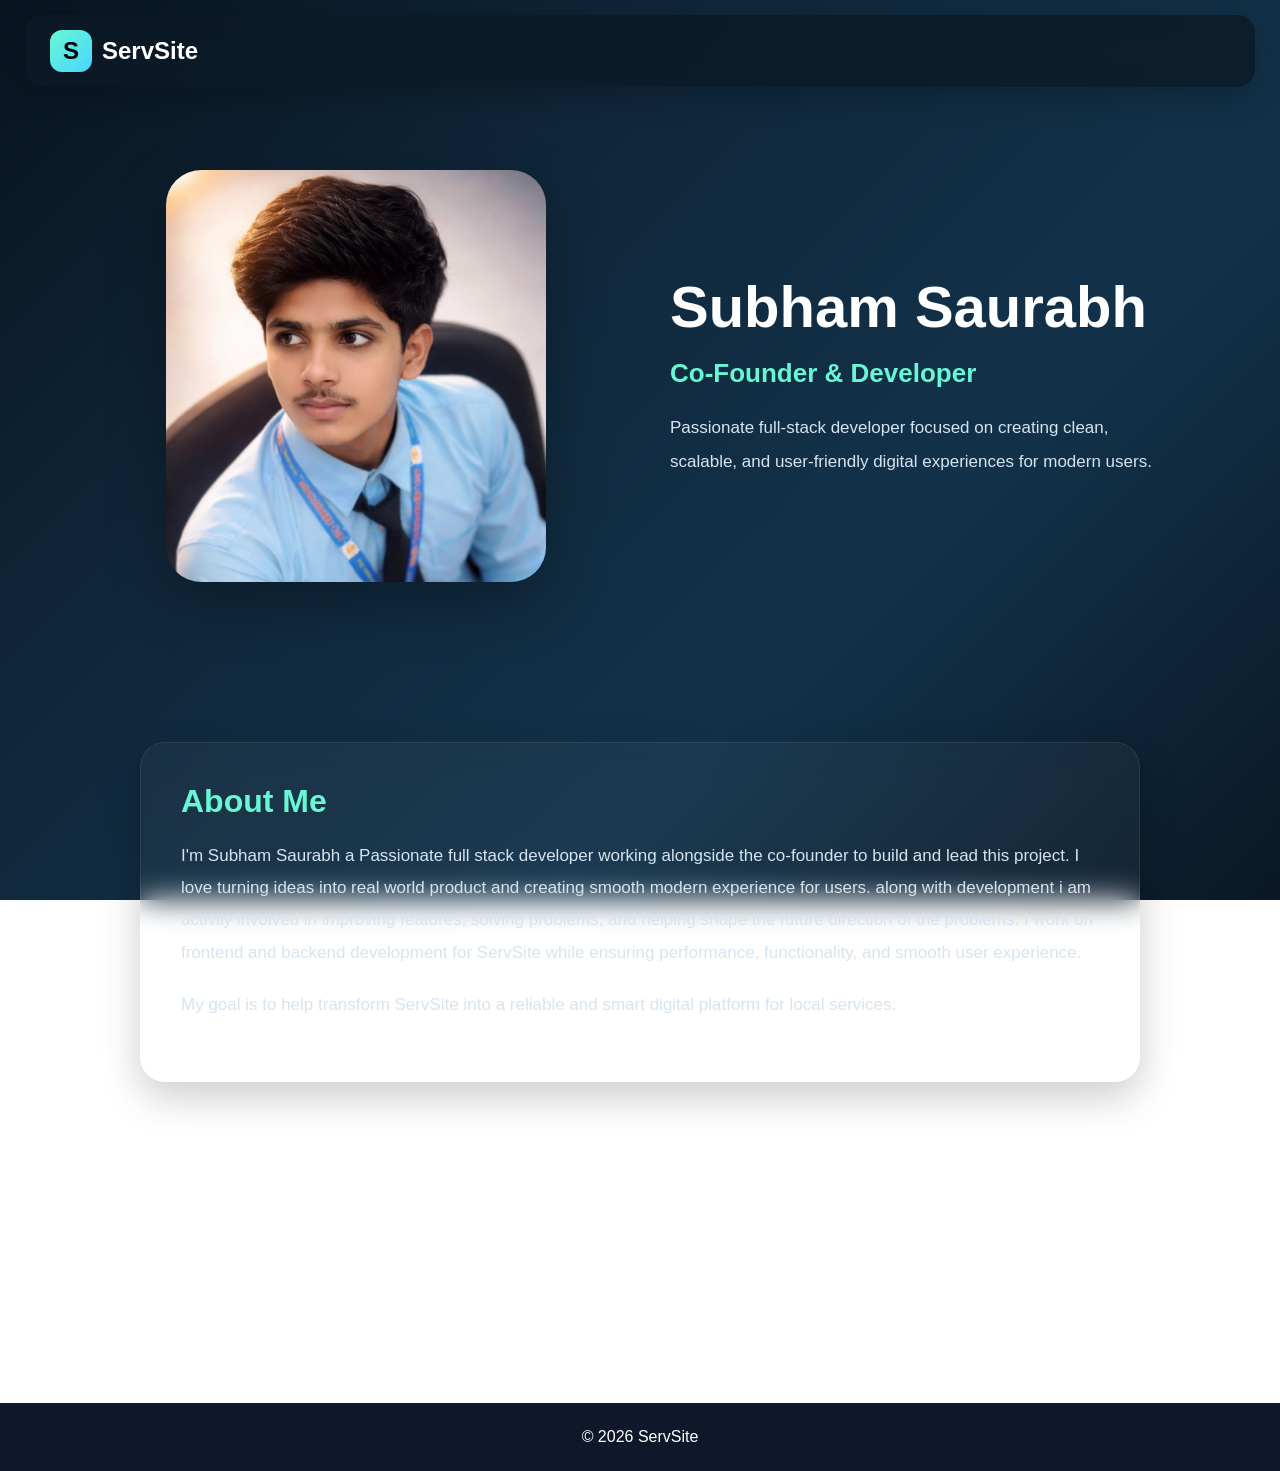
<file: subham.html>
<!doctype html>

<html lang="en">
  <head>
    <meta charset="UTF-8" />

    <meta name="viewport" content="width=device-width, initial-scale=1.0" />

    <title>Subham Saurabh | ServSite</title>

    <link rel="stylesheet" href="style.css" />

    <link rel="stylesheet" href="member.css" />
  </head>

  <body>
    <header class="header">
      <nav class="navbar">
        <a href="#" class="logo">
          <span class="logo-icon">S</span>

          <span>ServSite</span>
        </a>
      </nav>
    </header>

    <section class="member-hero">
      <div class="member-container">
        <div class="member-image">
          <img src="subham_img.jpg" alt="subham" />
        </div>

        <div class="member-content">
          <h1>Subham Saurabh</h1>

          <h3>Co-Founder & Developer</h3>

          <p>
            Passionate full-stack developer focused on creating clean, scalable,
            and user-friendly digital experiences for modern users.
          </p>
        </div>
      </div>
    </section>

    <section class="member-about">
      <div class="member-box">
        <h2>About Me</h2>

        <p>
          I'm Subham Saurabh a Passionate full stack developer working alongside the co-founder to build and lead this project. I love turning ideas into real world product and creating smooth modern experience for users.
          along with development i am activily involved in improving features, solving problems, and helping shape the future direction of the problems. 
          I work on frontend and backend development for ServSite while ensuring
          performance, functionality, and smooth user experience.
        </p>

        <p>
          My goal is to help transform ServSite into a reliable and smart
          digital platform for local services.
        </p>
      </div>
    </section>

    <section class="skills">
      <h2>Skills</h2>

      <div class="skill-list">
        <span>Full Stack</span>

        <span>JavaScript</span>

        <span>Frontend</span>

        <span>Backend</span>

        <span>Problem Solving</span>
      </div>
    </section>

    <footer class="footer">
      <p>© 2026 ServSite</p>
    </footer>
  </body>
</html>
</file>
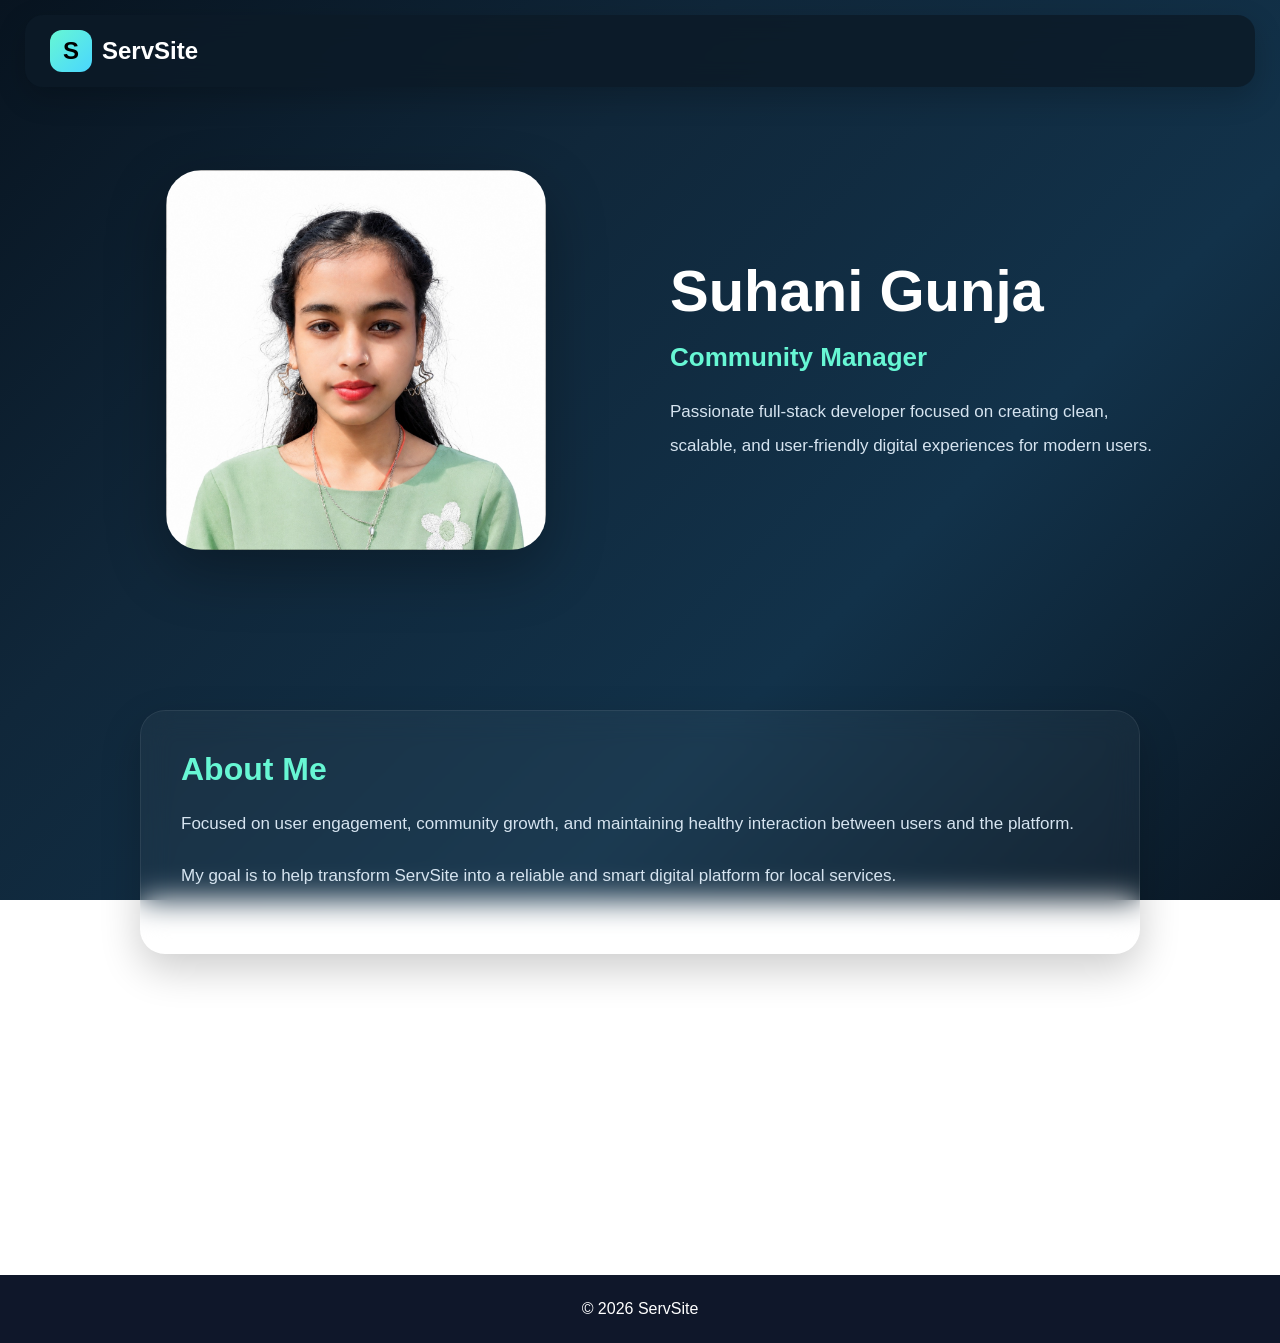
<file: suhani.html>
<!doctype html>

<html lang="en">
  <head>
    <meta charset="UTF-8" />

    <meta name="viewport" content="width=device-width, initial-scale=1.0" />

    <title>Suhani Gunja | ServSite</title>

    <link rel="stylesheet" href="style.css" />

    <link rel="stylesheet" href="member.css" />
  </head>

  <body>
    <header class="header">
      <nav class="navbar">
        <a href="#" class="logo">
          <span class="logo-icon">S</span>
          <span>ServSite</span>
        </a>
      </nav>
    </header>

    <section class="member-hero">
      <div class="member-container">
        <div class="member-image">
          <img src="suhani.jpg" alt="suhani" />
        </div>

        <div class="member-content">
          <h1>Suhani Gunja</h1>

          <h3>Community Manager</h3>

          <p>
            Passionate full-stack developer focused on creating clean, scalable,
            and user-friendly digital experiences for modern users.
          </p>
        </div>
      </div>
    </section>

    <section class="member-about">
      <div class="member-box">
        <h2>About Me</h2>

        <p>
          Focused on user engagement, community growth, and maintaining healthy
          interaction between users and the platform.
        </p>

        <p>
          My goal is to help transform ServSite into a reliable and smart
          digital platform for local services.
        </p>
      </div>
    </section>

    <section class="skills">
      <h2>Skills</h2>

      <div class="skill-list">
        <span>Community Management</span>

        <span>Communication</span>

        <span>User Support</span>

        <span>Team Coordination</span>

        <span>Problem Solving</span>
      </div>
    </section>

    <footer class="footer">
      <p>© 2026 ServSite</p>
    </footer>
  </body>
</html>
</file>
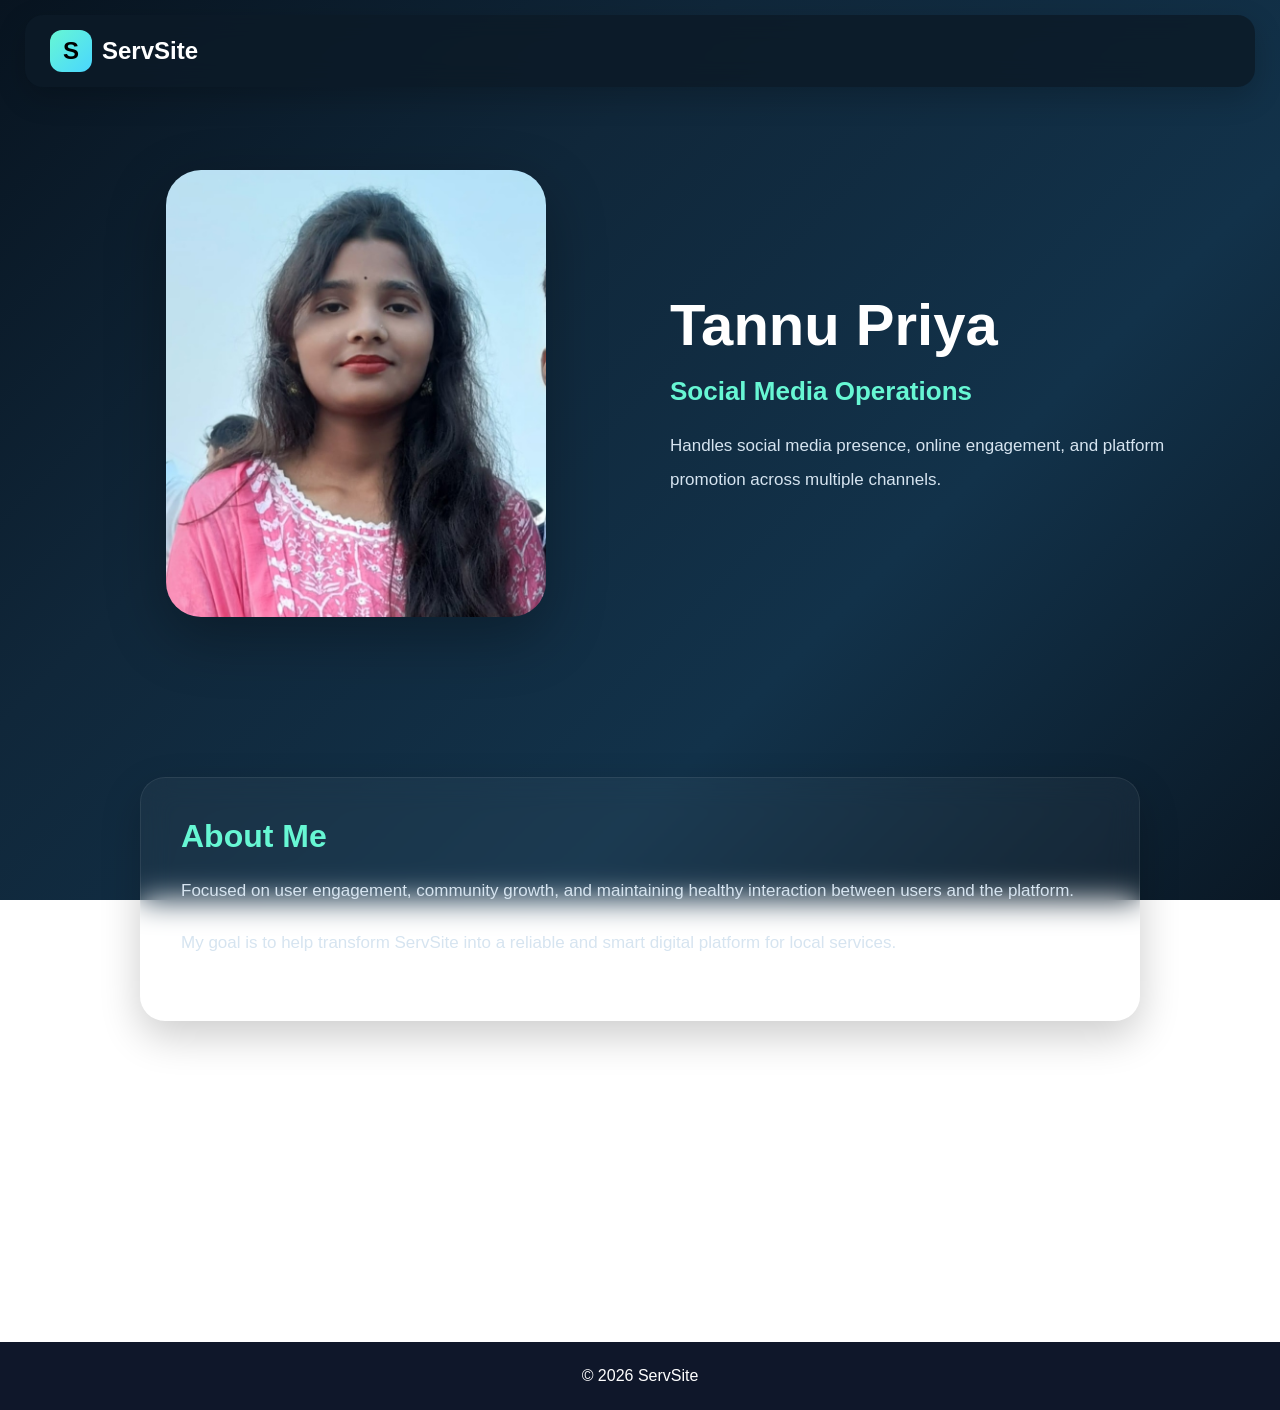
<file: tannu.html>
<!doctype html>

<html lang="en">
  <head>
    <meta charset="UTF-8" />

    <meta name="viewport" content="width=device-width, initial-scale=1.0" />

    <title>Tannu Priya | ServSite</title>

    <link rel="stylesheet" href="style.css" />

    <link rel="stylesheet" href="member.css" />
  </head>

  <body>
    <header class="header">
      <nav class="navbar">
        <a href="#" class="logo">
          <span class="logo-icon">S</span>

          <span>ServSite</span>
        </a>
      </nav>
    </header>

    <section class="member-hero">
      <div class="member-container">
        <div class="member-image">
          <img src="tannu_imgg.jpg" alt="tannu" />
        </div>

        <div class="member-content">
          <h1>Tannu Priya</h1>

          <h3>Social Media Operations</h3>

          <p>
            Handles social media presence, online engagement, and platform
            promotion across multiple channels.
          </p>
        </div>
      </div>
    </section>

    <section class="member-about">
      <div class="member-box">
        <h2>About Me</h2>

        <p>
          Focused on user engagement, community growth, and maintaining healthy
          interaction between users and the platform.
        </p>

        <p>
          My goal is to help transform ServSite into a reliable and smart
          digital platform for local services.
        </p>
      </div>
    </section>

    <section class="skills">
      <h2>Skills</h2>

      <div class="skill-list">
        <span>Social Media</span>

        <span>Marketing</span>

        <span>Promotion</span>

        <span>Engagement</span>

        <span>Creativity</span>
      </div>
    </section>

    <footer class="footer">
      <p>© 2026 ServSite</p>
    </footer>
  </body>
</html>
</file>
<file: style.css>
/* ===== UNIVERSAL STYLES ===== */
*{
    margin:0;
    padding:0;
    box-sizing:border-box;
    font-family:'Poppins',sans-serif;
}

html{
    scroll-behavior:smooth;
}

body{
    min-height: 100vh;
    background: linear-gradient(135deg, #081420,#10273a,#12324a,#0a1825);
    background-attachment: fixed;
    overflow-x: hidden;
    color: #ffffff;
}

/* ===== NAVBAR BASE ===== */
.header{
    width:100%;
    position:fixed;
    top:0;
    left:0;
    z-index:1000;
    padding:15px 25px;
}

.navbar{
    max-width:1300px;
    margin:auto;
    display:flex;
    justify-content:space-between;
    align-items:center;
    background:rgba(12,26,39,0.85);
    backdrop-filter:blur(12px);
    -webkit-backdrop-filter:blur(12px);
    padding:15px 25px;
    border-radius:18px;
    box-shadow:0 10px 30px rgba(0,0,0,0.2);
}

/* ===== SEARCH CONTAINER POSITIONING ===== */
.search-container{
    display:flex;
    align-items:center;
    margin-right:15px;
}

/* ===== DESKTOP SEARCH BOX ===== */
.search-box{
    position:relative;
    width:220px;
    height:46px;
    display:flex;
    align-items:center;
    background:rgba(255,255,255,0.08);
    border:1px solid rgba(255,255,255,0.08);
    backdrop-filter:blur(10px);
    border-radius:40px;
    overflow:hidden;
    transition:0.35s ease;
}
.search-box:hover{
    box-shadow:0 10px 35px rgba(73,214,255,0.15);
    border-color: rgba(73,214,255,0.3);
}

.search-box input{
    width:100%;
    height:100%;
    background:transparent;
    border:none;
    outline:none;
    color:white;
    padding: 0 20px;
    font-size:15px;
}
.search-box input::placeholder{
    color:#d6e4f0;
}

/* ===== MOBILE SEARCH ICON LAYER ===== */
.mobile-search{
    display:none;
    width:45px;
    height:45px;
    border-radius:50%;
    align-items:center;
    justify-content:center;
    background:rgba(255,255,255,0.08);
    border:1px solid rgba(255,255,255,0.08);
    backdrop-filter:blur(10px);
    color:white;
    cursor:pointer;
    font-size:18px;
}

/* ===== SEARCH LIVE RESULTS DROPDOWN ===== */
.search-results{
    position:absolute;
    top:60px;
    left:0;
    width:100%;
    background:rgba(12,26,39,0.96);
    border:1px solid rgba(255,255,255,0.08);
    backdrop-filter:blur(15px);
    border-radius:20px;
    overflow:hidden;
    opacity:0;
    visibility:hidden;
    transform:translateY(10px);
    transition:0.3s ease;
    z-index:1500;
}

.search-results.active{
    opacity:1;
    visibility:visible;
    transform:translateY(0);
}

.search-item{
    padding:15px 18px;
    color:white;
    cursor:pointer;
    border-bottom:1px solid rgba(255,255,255,0.05);
    transition:0.3s ease;
}

.search-item:hover{
    background:rgba(73,214,255,0.15);
    padding-left:24px;
}

/* ===== BRAND LOGO STYLES ===== */
.logo{
    display:flex;
    align-items:center;
    gap:10px;
    color:white;
    text-decoration:none;
    font-size:24px;
    font-weight:700;
}

.logo-icon{
    width:42px;
    height:42px;
    border-radius:12px;
    display:flex;
    align-items:center;
    justify-content:center;
    background:linear-gradient(135deg,#67f7d4,#49d6ff);
    color:black;
    font-weight:700;
}

/* ===== DESKTOP NAV LINKS ===== */
.nav-links{
    display:flex;
    align-items: center;
    list-style:none;
    gap:20px;
    margin-left: auto;
    margin-right: 20px;
}

.nav-links a{
    color:white;
    text-decoration:none;
    font-weight:500;
    position:relative;
    padding: 5px 0;
}

.nav-links a::after{
    content:'';
    position:absolute;
    left:0;
    bottom:0;
    width:100%;
    height:2px;
    background:#49d6ff;
    transform:scaleX(0);
    transform-origin:right;
    transition:0.3s;
}

.nav-links a:hover::after{
    transform:scaleX(1);
    transform-origin:left;
}

/* ===== BUTTONS OVERALL ===== */
.btn{
    background:linear-gradient(135deg,#67f7d4,#49d6ff);
    color:black;
    text-decoration:none;
    padding:10px 22px;
    border-radius:30px;
    font-weight:600;
    border: none;
    cursor: pointer;
    display: inline-block;
    transition: 0.3s ease;
}

.btn:hover{
    transform:translateY(-3px);
    box-shadow: 0 8px 20px rgba(73,214,255,0.3);
}

.desktop-btn {
    margin-left: 5px;
}

/* ===== HAMBURGER ANIMATION STYLES ===== */
.hamburger{
    display:none;
    cursor:pointer;
    z-index: 1100;
}

.hamburger span{
    display:block;
    width:26px;
    height:3px;
    margin:5px;
    background:white;
    transition:0.3s;
    border-radius: 2px;
}

.hamburger.active span:nth-child(1){
    transform: translateY(8px) rotate(45deg);
}

.hamburger.active span:nth-child(2){
    opacity:0;
}

.hamburger.active span:nth-child(3){
    transform: translateY(-8px) rotate(-45deg);
}

.mobile-login{
    display:none;
}

/* ===== HERO BODY ===== */
.hero{
    min-height:100vh;
    display:flex;
    justify-content:center;
    align-items:center;
    flex-direction: column;
    text-align:center;
    padding:160px 20px 60px; /* Top padding optimized for fixed navbar */
    position: relative;
    overflow: hidden;
}

.hero h1{
    font-size:54px;
    margin-bottom:20px;
    line-height: 1.2;
    font-weight: 700;
}

.hero p{
    font-size:20px;
    margin-bottom:35px;
    color: #d7e6f5;
}

/* ===== SERVICES CONTAINER ===== */
.services{
    padding:80px 5%;
}

.services h2{
    text-align:center;
    font-size:40px;
    margin-bottom:50px;
}

.service-grid{
    display:grid;
    grid-template-columns:repeat(auto-fit,minmax(250px,1fr));
    gap:30px;
}

.service-card{
    background: rgba(255, 255, 255, 0.04);
    border: 1px solid rgba(255, 255, 255, 0.08);
    backdrop-filter:blur(25px);
    padding:30px;
    border-radius:24px;
    text-align:center;
    box-shadow:0 15px 40px rgba(0,0,0,0.2);
    transition: 0.35s ease;
    cursor: pointer;
}

.service-card:hover{
    transform:translateY(-10px);
    border-color: rgba(73,214,255,0.4);
    box-shadow: 0 15px 30px rgba(73,214,255,0.1);
}

.service-card.hide {
    display: none !important;
}

.service-card img{
    width:90px;
    height:90px;
    object-fit:cover;
    border-radius:50%;
    margin-bottom:18px;
    border: 2px solid rgba(255,255,255,0.1);
}

.service-card h3{
    margin-bottom:10px;
    color: #67f7d4;
}

.service-card p{
    color: #d6e4f0;
}

/* ===== HOW IT WORKS GRID ===== */
.how-it-works{
    padding:80px 5%;
    text-align:center;
}

.how-it-works h2{
    font-size:42px;
    margin-bottom:60px;
}

.work-container{
    display:grid;
    grid-template-columns:repeat(auto-fit,minmax(250px,1fr));
    gap:30px;
}

.work-card{
    background:rgba(255,255,255,0.04);
    border:1px solid rgba(255,255,255,0.08);
    backdrop-filter:blur(12px);
    padding:40px 30px;
    border-radius:25px;
    transition:0.35s ease;
    box-shadow:0 10px 35px rgba(0,0,0,0.2);
}

.work-card:hover{
    transform:translateY(-12px);
    box-shadow:0 20px 50px rgba(73,214,255,0.18);
}

.work-icon{
    font-size:55px;
    margin-bottom:25px;
}

.work-card h3{
    margin-bottom:15px;
    font-size:24px;
}

.work-card p{
    color:#d6e4f0;
    line-height:1.7;
}

/* ===== WHY CHOOSE US LAYOUT ===== */
.why-choose{
    padding:80px 5%;
}

.choose-content{
    display:grid;
    grid-template-columns:repeat(auto-fit,minmax(300px,1fr));
    gap:40px;
    align-items:center;
}

.choose-text h2{
    font-size:46px;
    margin-bottom:25px;
}

.choose-text p{
    color:#d6e4f0;
    line-height:1.9;
    margin-bottom:35px;
    font-size:18px;
}

.choose-features{
    display:flex;
    flex-direction:column;
    gap:20px;
}

.feature-item{
    background:rgba(255,255,255,0.04);
    border:1px solid rgba(255,255,255,0.08);
    backdrop-filter:blur(10px);
    padding:18px 22px;
    border-radius:18px;
    transition:0.3s ease;
}

.feature-item:hover{
    transform:translateX(10px);
    box-shadow:0 10px 30px rgba(73,214,255,0.15);
}

.choose-image{
    display:flex;
    justify-content:center;
}

.image-box{
    width:100%;
    max-width:350px;
    aspect-ratio: 1 / 1;
    border-radius:30px;
    display:flex;
    align-items:center;
    justify-content:center;
    background: url(logo.png);
    background-size: cover;
    background-position: center;
    border: 1px solid rgba(255,255,255,0.08);
    backdrop-filter:blur(15px);
    position:relative;
    overflow:hidden;
    box-shadow:0 20px 60px rgba(0,0,0,0.25);
}

/* ===== STATS LAYOUT ===== */
.stats-section{
    padding:80px 5%;
}

.stats-container{
    display:grid;
    grid-template-columns:repeat(auto-fit,minmax(200px,1fr));
    gap:30px;
}

.stat-card{
    background:rgba(255,255,255,0.04);
    border:1px solid rgba(255,255,255,0.08);
    backdrop-filter:blur(12px);
    border-radius:25px;
    padding:45px 30px;
    text-align:center;
    transition:0.35s ease;
    box-shadow:0 10px 35px rgba(0,0,0,0.2);
}

.stat-card:hover{
    transform:translateY(-10px);
    box-shadow:0 20px 50px rgba(73,214,255,0.18);
}

.stat-card h2{
    font-size:52px;
    color:#67f7d4;
    margin-bottom:12px;
}

.stat-card p{
    font-size:18px;
    letter-spacing:1px;
}

/* ===== SCROLL ANIMATION INITIAL SYSTEM ===== */
.service-card, .work-card, .stat-card, .team-member, .feature-item{
    opacity:0;
    transform:translateY(40px);
    transition:0.8s ease;
}

.service-card.show, .work-card.show, .stat-card.show, .team-member.show, .feature-item.show{
    opacity:1;
    transform:translateY(0);
}

.navbar.scrolled{
    background:rgba(7,15,25,0.95);
    box-shadow:0 10px 35px rgba(0,0,0,0.35);
}

.active-link{
    color:#67f7d4 !important;
}

/* ===== BOOKING MODAL MAIN LAYER ===== */
.booking-modal{
    position:fixed;
    inset:0;
    background:rgba(0,0,0,0.65);
    display:flex;
    align-items:center;
    justify-content:center;
    opacity:0;
    visibility:hidden;
    transition:0.3s ease;
    z-index:2000;
    padding: 20px;
}

.booking-modal.active{
    opacity:1;
    visibility:visible;
}

.booking-box{
    width:100%;
    max-width:420px;
    background:rgba(12,26,39,0.95);
    border:1px solid rgba(255,255,255,0.08);
    backdrop-filter:blur(15px);
    padding:30px;
    border-radius:28px;
    position:relative;
    max-height: 90vh;
    overflow-y: auto;
}

.booking-box h2{
    margin-bottom:25px;
    text-align:center;
}

.booking-box form{
    display:flex;
    flex-direction:column;
    gap:18px;
}

.close-modal{
    position:absolute;
    top:18px;
    right:20px;
    cursor:pointer;
    font-size:18px;
}

/* ===== FOOTER BASE ===== */
.footer{
    background:#0f172a;
    color:white;
    text-align:center;
    padding:25px;
}

/* ===== HERO TAG CHIPS ===== */
.search-status{
    margin-top:25px;
    color:#d6e4f0;
    font-size:16px;
    letter-spacing:1px;
    opacity:0.9;
}

.service-list{
    margin-top:25px;
    display:flex;
    flex-wrap:wrap;
    justify-content:center;
    gap:15px;
}

.service-item{
    padding:12px 22px;
    background:rgba(255,255,255,0.08);
    border:1px solid rgba(255,255,255,0.08);
    backdrop-filter:blur(12px);
    border-radius:40px;
    color:white;
    cursor:pointer;
    transition:0.3s ease;
    font-size:15px;
    text-transform:capitalize;
}

/* ===== FLOATING LABELS ENGINE ===== */
.input-group {
    position: relative;
    width: 100%;
}

.booking-box .input-group input,
.booking-box .input-group textarea {
    width: 100%;
    height: 54px;
    border: 1px solid rgba(255, 255, 255, 0.1);
    outline: none;
    border-radius: 15px;
    padding: 18px 18px 6px 18px;
    background: rgba(255, 255, 255, 0.06);
    color: white;
    font-size: 15px;
    transition: all 0.3s ease;
}

.booking-box .input-group textarea {
    height: 100px;
    padding-top: 22px;
    resize: none;
}

.input-group label {
    position: absolute;
    left: 18px;
    top: 50%;
    transform: translateY(-50%);
    color: #a3b8cc;
    font-size: 14px;
    pointer-events: none;
    transition: all 0.3s cubic-bezier(0.4, 0, 0.2, 1);
}

.input-group textarea ~ label {
    top: 22px;
    transform: translateY(0);
}

.booking-box .input-group input:focus,
.booking-box .input-group textarea:focus {
    border-color: #49d6ff;
    background: rgba(255, 255, 255, 0.09);
    box-shadow: 0 0 12px rgba(73, 214, 255, 0.15);
}

.input-group input:focus ~ label,
.input-group input:not(:placeholder-shown) ~ label,
.input-group textarea:focus ~ label,
.input-group textarea:not(:placeholder-shown) ~ label {
    top: 12px;
    left: 16px;
    font-size: 11px;
    font-weight: 600;
    color: #67f7d4;
    transform: translateY(0);
}

.location-group {
    display: flex;
    gap: 12px;
    align-items: center;
    width: 100%;
}

.gps-btn {
    height: 54px !important;
    width: 54px;
    min-width: 54px;
    display: flex;
    align-items: center;
    justify-content: center;
    background: rgba(255, 255, 255, 0.06) !important;
    border: 1px solid rgba(255, 255, 255, 0.1) !important;
    border-radius: 15px !important;
    color: #49d6ff !important;
    font-size: 18px;
    cursor: pointer;
    transition: all 0.3s ease !important;
}

.gps-btn:hover {
    background: rgba(73, 214, 255, 0.15) !important;
    border-color: #49d6ff !important;
    color: #67f7d4 !important;
    transform: translateY(-2px);
    box-shadow: 0 5px 15px rgba(73, 214, 255, 0.2);
}

.gps-btn:active {
    transform: translateY(1px);
}

.gps-btn.loading i {
    animation: gpsSpin 1s linear infinite;
    color: #67f7d4;
}

@keyframes gpsSpin {
    0% { transform: rotate(0deg); }
    100% { transform: rotate(360deg); }
}

/* =======================================================
    MEDIA QUERIES (PERFECT RESPONSIVE ENGINE)
   ======================================================= */
@media (max-width: 895px) {
    .header {
        padding: 10px 15px;
    }
    .navbar {
        padding: 12px 20px;
    }
    .nav-links {
        position: absolute;
        width: 260px;
        top: 100%;
        right: 0px;
        margin-top: 10px;
        background: #0c1d2c;
        border: 1px solid rgba(255,255,255,0.08);
        box-shadow: 0 15px 40px rgba(0,0,0,0.5);
        flex-direction: column;
        align-items: stretch;
        text-align: center;
        padding: 25px 20px;
        border-radius: 20px;
        opacity: 0;
        visibility: hidden;
        transform: translateY(-15px);
        transition: 0.3s cubic-bezier(0.175, 0.885, 0.32, 1.275);
        gap: 15px;
        z-index: 1000;
    }
    .nav-links.active {
        opacity: 1;
        visibility: visible;
        transform: translateY(0);
    }
    .desktop-btn {
        display: none;
    }
    .mobile-login {
        display: block;
        margin-top: 5px;
    }
    .mobile-login .btn {
        display: block;
        width: 100%;
    }
    .hamburger {
        display: block;
        order: 3;
    }
    .search-container {
        margin-right: 15px;
        margin-left: auto;
        display: flex;
        align-items: center;
        order: 2;
        position: relative;
    }
    .mobile-search {
        display: flex;
        z-index: 1060;
    }
    .search-box {
        position: absolute;
        top: 50%;
        right: 0;
        transform: translateY(-50%);
        width: 0;
        opacity: 0;
        visibility: hidden;
        transition: all 0.4s cubic-bezier(0.4, 0, 0.2, 1);
        z-index: 1050;
        border-radius: 40px;
        background: #0c1a27;
        border: 1px solid rgba(73,214,255,0.3);
    }
    .search-container.search-active .search-box {
        width: 220px;
        opacity: 1;
        visibility: visible;
        padding-right: 45px;
    }
    .search-container.search-active .mobile-search {
        position: absolute;
        right: 0;
    }
    .search-container.search-active ~ .hamburger {
        opacity: 0.3;
    }
    .search-results {
        top: 55px;
        width: 220px;
    }
    .hero h1 {
        font-size: 42px;
    }
    .hero p {
        font-size: 18px;
    }
    .choose-text h2 {
        font-size: 36px;
    }
}

@media (max-width: 600px) {
    .hero {
        padding-top: 140px;
    }
    .hero h1 {
        font-size: 32px;
        line-height: 1.3;
    }
    .hero p {
        font-size: 16px;
        margin-bottom: 25px;
    }
    .services h2, .how-it-works h2, .choose-text h2 {
        font-size: 28px;
        margin-bottom: 35px;
    }
    .search-container.search-active .search-box {
        width: 170px; /* Small screens standard width */
    }
    .search-results {
        width: 170px;
    }
    .stat-card {
        padding: 30px 20px;
    }
    .stat-card h2 {
        font-size: 40px;
    }
}
</file>
<file: about.css>
/* ===== ABOUT PAGE ===== */
.about{
    padding:160px 8% 100px;
}

/* ===== ABOUT CONTAINER ===== */
.about-container{
    max-width:1200px;
    margin:auto;
    display:grid;
    grid-template-columns:
    repeat(auto-fit,minmax(320px,1fr));
    gap:60px;
    align-items:center;
}

/* ===== TEXT ===== */
.about-text{
    background:rgba(255,255,255,0.08);
    border:1px solid rgba(255,255,255,0.08);
    backdrop-filter:blur(14px);
    padding:45px;
    border-radius:30px;
    box-shadow:0 15px 45px rgba(0,0,0,0.2);
}

.about-text h1{
    font-size:52px;
    color:white;
    margin-bottom:25px;
}

.about-text p{
    color:#d6e4f0;
    line-height:1.9;
    margin-bottom:18px;
    font-size:17px;
}

/* ===== IMAGE ===== */
.about-image{
    display:flex;
    justify-content:center;
}

.about-image img{
    width:100%;
    max-width:420px;
    border-radius:30px;
    object-fit:cover;
    box-shadow:0 20px 60px rgba(0,0,0,0.3);
    transition:0.4s ease;
}

.about-image img:hover{
    transform:scale(1.03) rotate(1deg);
}

/* ===== TEAM SECTION ===== */
.team{
    padding:100px 8%;
}

.team h2{
    text-align:center;
    font-size:48px;
    color:white;
    margin-bottom:60px;
}

/* ===== TEAM GRID ===== */
.team-container{
    display:grid;
    grid-template-columns:repeat(auto-fit,minmax(280px,1fr));
    flex-grow: 1;
    gap:30px;
    max-width:1300px;
    margin:auto;
}
/* ===== TEAM CARD ===== */
.team-member{
    background:rgba(255,255,255,0.08);
    border:1px solid rgba(255,255,255,0.08);
    backdrop-filter:blur(14px);
    padding:35px 25px;
    height: 100%;
    min-height: 420px;
    display: flex;
    flex-direction: column;
    text-align:center;
    align-items: center;
    border-radius:28px;
    transition:0.35s ease;
    box-shadow:0 10px 35px rgba(0,0,0,0.2);
    position:relative;
    overflow:hidden;
    cursor: pointer;
}

.team-member::before{
    content:'';
    position:absolute;
    width:180px;
    height:180px;
    background:radial-gradient(circle,rgba(73,214,255,0.18),transparent 70%);
    top:-70px;
    right:-70px;
}

.team-member:hover{
    transform:translateY(-12px) scale(1.02);
    box-shadow:0 20px 50px rgba(73,214,255,0.18);
}
/* ===== IMAGE ===== */
.team-member img{
    width:150px;
    height:150px;
    border-radius:50%;
    object-fit:cover;
    border:4px solid rgba(255,255,255,0.12);
    margin-bottom:22px;
    position:relative;
    z-index:1;
}

/* ===== TEXT ===== */
.team-member h3{
    color:white;
    margin-bottom:8px;
    font-size:24px;
    position:relative;
    z-index:1;
}

.role{
    color:#67f7d4;
    font-weight:600;
    margin-bottom:15px;
    position:relative;
    z-index:1;
}

.team-member p{
    color:#d6e4f0;
    flex-grow: 1;
    line-height:1.7;
    position:relative;
    z-index:1;
}

/* ===== RESPONSIVE ===== */
@media(max-width:895px){
    .about{
        padding-top:140px;
    }
    .about-text{
        padding:30px;
    }
    .about-text h1{
        font-size:40px;
    }
    .team h2{
        font-size:38px;
    }
}

/* =========================
MISSION SECTION
========================= */
.mission{
    padding:40px 8% 100px;
}

.mission-container{
    max-width:1200px;
    margin:auto;
    display:grid;
    grid-template-columns:repeat(auto-fit,minmax(320px,1fr));
    gap:35px;
}

/* ===== CARD ===== */
.mission-card{
    background:rgba(255,255,255,0.08);
    border:1px solid rgba(255,255,255,0.08);
    backdrop-filter:blur(14px);
    padding:45px;
    border-radius:30px;
    transition:0.35s ease;
    box-shadow:0 15px 45px rgba(0,0,0,0.2);
}

.mission-card:hover{
    transform:translateY(-10px);
    box-shadow:0 20px 50px rgba(73,214,255,0.18);
}

.mission-card h2{
    color:white;
    font-size:36px;
    margin-bottom:22px;
}

.mission-card p{
    color:#d6e4f0;
    line-height:1.9;
    font-size:17px;
}

.project-story{
    padding:20px 8% 100px;
}

.story-container{
    max-width:1200px;
    margin:auto;
}

/* ===== CONTENT ===== */
.story-content{
    background:rgba(255,255,255,0.08);
    border:1px solid rgba(255,255,255,0.08);
    backdrop-filter:blur(14px);
    padding:55px;
    border-radius:35px;
    box-shadow:0 15px 45px rgba(0,0,0,0.2);
    transition:0.35s ease;
}

.story-content:hover{
    transform:translateY(-8px);
    box-shadow:0 20px 50px rgba(73,214,255,0.18);
}

/* ===== TITLE ===== */
.story-content h2{
    font-size:46px;
    color:white;
    margin-bottom:28px;
}
/* ===== TEXT ===== */
.story-content p{
    color:#d6e4f0;
    line-height:2;
    font-size:17px;
    margin-bottom:22px;
}

/* ===== RESPONSIVE ===== */
@media(max-width:768px){
    .story-content{
        padding:35px;
    }
    .story-content h2{
        font-size:34px;
    }
}

.team-link{
    text-decoration:none;
    display:block;
    color: inherit;
}

.trust-section{
    padding:20px 8% 100px;
    text-align:center;
}

.trust-section h2{
    color:white;
    font-size:48px;
    margin-bottom:60px;
}

/* ===== GRID ===== */
.trust-container{
    max-width:1300px;
    margin:auto;
    display:grid;
    grid-template-columns:repeat(auto-fit,minmax(250px,1fr));
    gap:30px;
}

/* ===== CARD ===== */
.trust-card{
    background:rgba(255,255,255,0.08);
    border:1px solid rgba(255,255,255,0.08);
    backdrop-filter:blur(14px);
    padding:40px 30px;
    border-radius:30px;
    transition:0.35s ease;
    box-shadow:0 15px 45px rgba(0,0,0,0.2);
}

.trust-card:hover{
    transform:translateY(-10px);
    box-shadow:0 20px 50px rgba(73,214,255,0.18);
}

/* ===== ICON ===== */
.trust-icon{
    font-size:52px;
    margin-bottom:24px;
    color:#67f7d4;
    transition:0.3s ease;
}

.trust-card:hover .trust-icon{
    transform:
    scale(1.15)
    rotate(5deg);
    color:#49d6ff;
}

/* ===== TEXT ===== */
.trust-card h3{
    color:white;
    margin-bottom:18px;
    font-size:24px;
}

.trust-card p{
    color:#d6e4f0;
    line-height:1.8;
}
</file>
<file: member.css>
/* =========================
MEMBER PAGE
========================= */
.member-hero{
    padding:170px 8% 100px;
}

.member-container{
    max-width:1200px;
    margin:auto;
    display:grid;
    grid-template-columns:repeat(auto-fit,minmax(320px,1fr));
    gap:60px;
    align-items:center;
}

/* ===== IMAGE ===== */
.member-image{
    display:flex;
    justify-content:center;
}

.member-image img{
    width:100%;
    max-width:380px;
    border-radius:35px;
    object-fit:cover;
    box-shadow:0 20px 60px rgba(0,0,0,0.3);
}

/* ===== CONTENT ===== */
.member-content h1{
    color:white;
    font-size:58px;
    margin-bottom:18px;
}

.member-content h3{
    color:#67f7d4;
    margin-bottom:22px;
    font-size:26px;
}

.member-content p{
    color:#d6e4f0;
    line-height:2;
    font-size:17px;
}

/* ===== ABOUT ===== */
.member-about{
    padding:0 8% 100px;
}

.member-box{
    max-width:1100px;
    margin:auto;
    background:rgba(255,255,255,0.08);
    border:1px solid rgba(255,255,255,0.08);
    backdrop-filter:blur(15px);
    padding:50px;
    border-radius:35px;
}

.member-box h2{
    color:white;
    margin-bottom:25px;
    font-size:40px;
}

.member-box p{
    color:#d6e4f0;
    line-height:2;
    margin-bottom:20px;
}

/* ===== SKILLS ===== */
.skills{
    padding:0 8% 100px;
    text-align:center;
}

.skills h2{
    color:white;
    font-size:42px;
    margin-bottom:40px;
}

.skill-list{
    display:flex;
    justify-content:center;
    flex-wrap:wrap;
    gap:18px;
}

.skill-list span{
    padding:14px 24px;
    border-radius:40px;
    background:rgba(255,255,255,0.08);
    border:1px solid rgba(255,255,255,0.08);
    color:white;
    transition:0.3s ease;
}

.skill-list span:hover{
    transform:translateY(-5px);
    background:rgba(73,214,255,0.18);
}

.member-list{
    margin-top:20px;
    padding-left:20px;
}

.member-list li{
    margin:12px 0;
    color:#d6e4f0;
    line-height:1.7;
}

.social-box{
    text-align:center;
}

.social-links{
    display:flex;
    justify-content:center;
    gap:20px;
    margin-top:25px;
}

.social-links a{
    width:60px;
    height:60px;
    display:flex;
    align-items:center;
    justify-content:center;
    border-radius:50%;
    background:rgba(255,255,255,0.08);
    border:1px solid rgba(255,255,255,0.08);
    color:#67f7d4;
    font-size:24px;
    transition:0.3s ease;
}

.social-links a:hover{
    transform:translateY(-5px);
    box-shadow:0 10px 25px rgba(73,214,255,0.25);
}

/* =========================================
   COMMON SECTION STYLING
========================================= */
.member-about,
.education,
.role-section,
.achievements,
.future-goals{
    padding: 60px 5%;
}
.education strong{
    font-size: 25px;
}
.education {
    text-align: center;
}
.role-section,
.achievements{
    text-decoration: none;
}
.education h2,
.role-section h2,
.achievements h2,
.future-goals h2,
.learning h2 {
    text-align: center;
    font-size: 35px;
    font-weight: 700;
    margin-bottom: 35px;
    color: #ffffff;
}

.member-box{
    max-width: 1000px;
    margin: auto;
    background: rgba(255,255,255,0.04);
    border: 1px solid rgba(255,255,255,0.08);
    backdrop-filter: blur(15px);
    border-radius: 25px;
    padding: 40px;
    box-shadow: 0 15px 40px rgba(0,0,0,0.2);
    transition: 0.35s ease;
}

.member-box:hover{
    transform: translateY(-5px);
    box-shadow: 0 20px 50px rgba(73,214,255,0.15);
}

.member-box h2{
    font-size: 32px;
    margin-bottom: 20px;
    color: #67f7d4;
}

.member-box p{
    color: #d6e4f0;
    line-height: 1.9;
    font-size: 17px;
}

/* =========================================
   ROLE & ACHIEVEMENTS LIST
========================================= */
.member-list{
    list-style: none;
    padding: 0;
    margin-top: 20px;
}

.member-list li{
    position: relative;
    padding: 14px 18px 14px 50px;
    margin-bottom: 15px;
    border-radius: 15px;
    background: rgba(255,255,255,0.05);
    color: #d6e4f0;
    transition: 0.3s ease;
}

.member-list li:hover{
    background: rgba(73,214,255,0.12);
    transform: translateX(8px);
}

.member-list li::before{
    content: "✓";
    position: absolute;
    left: 18px;
    top: 50%;
    transform: translateY(-50%);
    color: #67f7d4;
    font-weight: bold;
    font-size: 18px;
}

/* =========================================
   SKILLS SECTION
========================================= */
.skills{
    padding: 70px 5%;
    text-align: center;
}

.skills h2{
    font-size: 36px;
    margin-bottom: 35px;
}

.skill-list{
    display: flex;
    justify-content: center;
    flex-wrap: wrap;
    gap: 15px;
}

.skill-list span{
    padding: 12px 22px;
    border-radius: 40px;
    background: rgba(255,255,255,0.06);
    border: 1px solid rgba(255,255,255,0.08);
    backdrop-filter: blur(10px);
    color: white;
    transition: 0.3s ease;
}

.skill-list span:hover{
    transform: translateY(-4px);
    background: rgba(73,214,255,0.15);
    border-color: rgba(73,214,255,0.4);
}

/* =========================================
   SOCIAL LINKS
========================================= */
.social-box{
    text-align: center;
}

.social-links{
    display: flex;
    justify-content: center;
    flex-wrap: wrap;
    gap: 20px;
    margin-top: 25px;
}

.social-links a{
    width: 65px;
    height: 65px;
    border-radius: 50%;
    display: flex;
    align-items: center;
    justify-content: center;
    background: rgba(255,255,255,0.06);
    border: 1px solid rgba(255,255,255,0.08);
    color: #67f7d4;
    font-size: 24px;
    transition: 0.35s ease;
}

.social-links a:hover{
    transform: translateY(-6px) scale(1.08);
    background: rgba(73,214,255,0.15);
    box-shadow: 0 10px 25px rgba(73,214,255,0.25);
}

/* =========================================
   SECTION ANIMATION
========================================= */
.member-box,
.skill-list span,
.social-links a{
    transition: all 0.35s ease;
}

/* =========================================
   MOBILE RESPONSIVE
========================================= */
@media(max-width:895px){
    .member-box{
        padding: 30px 25px;
    }
    .member-box h2{
        font-size: 26px;
    }
    .member-box p{
        font-size: 15px;
    }
    .skills h2{
        font-size: 28px;
    }
    .social-links a{
        width: 55px;
        height: 55px;
        font-size: 20px;
    }
}
</file>
<file: forget.css>
* {
    margin: 0;
    padding: 0;
    box-sizing: border-box;
    font-family: Arial, sans-serif;
}

body {
    min-height: 100vh;
    display: flex;
    justify-content: center;
    align-items: center;
    background: linear-gradient(135deg, #667eea, #764ba2);
}

.container {
    width: 100%;
    padding: 20px;
}

.form-box {
    max-width: 420px;
    margin: auto;
    padding: 40px 35px;
    background: #fff;
    border-radius: 15px;
    text-align: center;
    box-shadow: 0 10px 30px rgba(0, 0, 0, 0.2);
}

.icon {
    font-size: 45px;
    margin-bottom: 15px;
}

h2 {
    color: #333;
    margin-bottom: 15px;
    font-size: 27px;
}

p {
    color: #777;
    font-size: 14px;
    line-height: 1.6;
    margin-bottom: 25px;
}

.input-group {
    text-align: left;
    margin-bottom: 20px;
}

label {
    display: block;
    color: #333;
    font-size: 14px;
    font-weight: bold;
    margin-bottom: 8px;
}

input {
    width: 100%;
    padding: 13px;
    border: 1px solid #ccc;
    border-radius: 7px;
    outline: none;
    font-size: 15px;
    transition: 0.3s;
}

input:focus {
    border-color: #667eea;
    box-shadow: 0 0 5px rgba(102, 126, 234, 0.3);
}

button {
    width: 100%;
    padding: 14px;
    border: none;
    border-radius: 7px;
    background: #667eea;
    color: white;
    font-size: 16px;
    font-weight: bold;
    cursor: pointer;
    transition: 0.3s;
}

button:hover {
    background: #5265d5;
}

#message {
    margin-top: 18px;
    font-size: 14px;
}

.back-link {
    display: inline-block;
    margin-top: 20px;
    color: #667eea;
    text-decoration: none;
    font-size: 14px;
}

.back-link:hover {
    text-decoration: underline;
}

@media (max-width: 480px) {
    .form-box {
        padding: 30px 22px;
    }

    h2 {
        font-size: 23px;
    }
}
</file>
